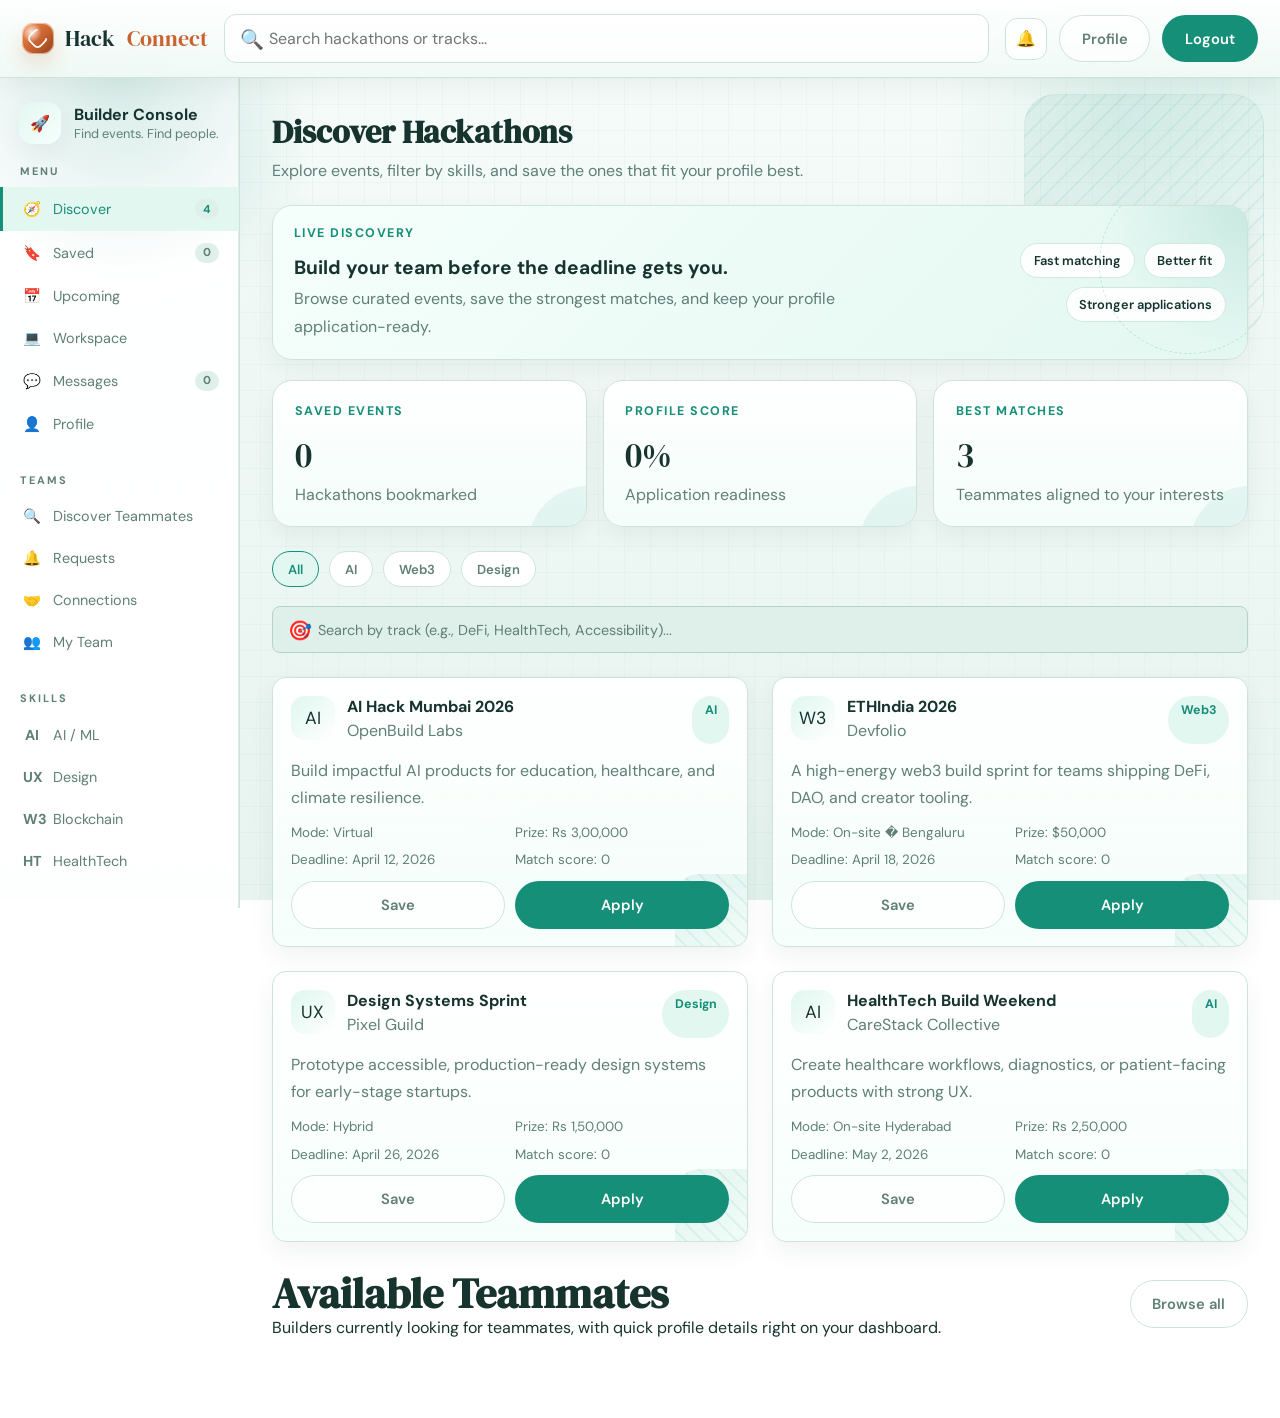
<file: dashboard.html>
﻿<!doctype html>
<html lang="en">
<head>
  <meta charset="UTF-8">
  <meta name="viewport" content="width=device-width, initial-scale=1.0">
  <title>Dashboard - HackConnect</title>
  <link rel="preconnect" href="https://fonts.googleapis.com">
  <link rel="preconnect" href="https://fonts.gstatic.com" crossorigin>
  <link href="https://fonts.googleapis.com/css2?family=DM+Serif+Display&family=DM+Sans:wght@400;500;600;700&display=swap" rel="stylesheet">
  <link rel="stylesheet" href="js/css/main.css">
  <link rel="stylesheet" href="js/css/layout.css">
  <link rel="stylesheet" href="js/css/components.css">
  <link rel="stylesheet" href="js/css/pages/dashboard.css">
</head>
<body data-page="dashboard">
  <header class="dashboard-topbar">
    <a href="dashboard.html" class="logo dashboard-logo">Hack<span>Connect</span></a>
    <div class="dashboard-search">
      <span class="search-emoji">&#128269;</span>
      <input type="text" id="dashboardSearch" placeholder="Search hackathons or tracks...">
    </div>
    <div class="dashboard-topbar-actions">
      <button class="topbar-icon-btn" type="button" id="dashboardPing" title="Notifications">&#128276;</button>
      <a href="profile.html" class="btn btn-ghost">Profile</a>
      <button class="btn btn-primary" type="button" data-action="logout">Logout</button>
    </div>
  </header>

  <div class="dashboard-layout">
    <aside class="sidebar">
      <div class="sidebar-brand">
        <div class="brand-orb">&#128640;</div>
        <div>
          <strong>Builder Console</strong>
          <p>Find events. Find people.</p>
        </div>
      </div>
      <div class="sidebar-section">
        <div class="sidebar-label">Menu</div>
        <button class="nav-item active" type="button" data-dashboard-page="discover">
          <span class="nav-icon">&#129517;</span>
          Discover
          <span class="nav-count" id="discoverCount">4</span>
        </button>
        <button class="nav-item" type="button" data-dashboard-page="saved">
          <span class="nav-icon">&#128278;</span>
          Saved
          <span class="nav-count" id="savedSidebarCount">0</span>
        </button>
        <button class="nav-item" type="button" data-dashboard-page="upcoming">
          <span class="nav-icon">&#128197;</span>
          Upcoming
        </button>
        <button class="nav-item" type="button" data-dashboard-page="workspace">
          <span class="nav-icon">&#128187;</span>
          Workspace
        </button>
        <button class="nav-item" type="button" data-dashboard-page="messages">
          <span class="nav-icon">&#128172;</span>
          Messages
          <span class="nav-count" id="messagesCount">0</span>
        </button>
        <a class="nav-item" href="profile.html">
          <span class="nav-icon">&#128100;</span>
          Profile
        </a>
      </div>

      <div class="sidebar-section">
  <div class="sidebar-label">Teams</div>

  <button class="nav-item" type="button" data-dashboard-page="findteammates">
    <span class="nav-icon">&#128269;</span>
    Discover Teammates
  </button>

  <button class="nav-item" type="button" data-dashboard-page="requests">
    <span class="nav-icon">&#128276;</span>
    Requests
  </button>

  <button class="nav-item" type="button" data-dashboard-page="connections">
    <span class="nav-icon">&#129309;</span>
    Connections
  </button>

  <button class="nav-item" type="button" data-dashboard-page="myteam">
    <span class="nav-icon">&#128101;</span>
    My Team
  </button>
</div>

      <div class="sidebar-section">
        <div class="sidebar-label">Skills</div>
        <button class="nav-item" type="button" data-skill-filter="AI"><span class="nav-icon">AI</span>AI / ML</button>
        <button class="nav-item" type="button" data-skill-filter="Design"><span class="nav-icon">UX</span>Design</button>
        <button class="nav-item" type="button" data-skill-filter="Web3"><span class="nav-icon">W3</span>Blockchain</button>
        <button class="nav-item" type="button" data-skill-filter="AI"><span class="nav-icon">HT</span>HealthTech</button>
      </div>
    </aside>

    <main class="dashboard-main">
      <section id="page-discover" class="dashboard-page">
        <div class="page-header">
          <h2 id="dashboardGreeting">Discover Hackathons</h2>
          <p id="dashboardSubtitle">Explore events, filter by skills, and save the ones that fit your profile best.</p>
        </div>

        <section class="hero-ribbon surface-card">
          <div class="hero-ribbon-copy">
            <p class="card-kicker">Live discovery</p>
            <h3>Build your team before the deadline gets you.</h3>
            <p class="muted-copy">Browse curated events, save the strongest matches, and keep your profile application-ready.</p>
          </div>
          <div class="hero-ribbon-badges">
            <span>Fast matching</span>
            <span>Better fit</span>
            <span>Stronger applications</span>
          </div>
        </section>

        <div class="stats-row dashboard-stats">
          <article class="surface-card stat-card">
            <p class="card-kicker">Saved events</p>
            <div class="stat-value" id="savedCount">0</div>
            <div class="stat-label">Hackathons bookmarked</div>
          </article>
          <article class="surface-card stat-card">
            <p class="card-kicker">Profile score</p>
            <div class="stat-value" id="profileScore">0%</div>
            <div class="stat-label">Application readiness</div>
          </article>
          <article class="surface-card stat-card">
            <p class="card-kicker">Best matches</p>
            <div class="stat-value" id="matchCount">0</div>
            <div class="stat-label">Teammates aligned to your interests</div>
          </article>
        </div>

        <div class="filter-row" id="hackathonFilters">
          <button class="chip active" data-filter="all" type="button">All</button>
          <button class="chip" data-filter="AI" type="button">AI</button>
          <button class="chip" data-filter="Web3" type="button">Web3</button>
          <button class="chip" data-filter="Design" type="button">Design</button>
        </div>

        <div class="track-search-container">
          <span class="search-emoji">&#127919;</span>
          <input type="text" id="trackSearch" placeholder="Search by track (e.g., DeFi, HealthTech, Accessibility)..." class="track-search">
          <button class="track-search-clear" type="button" id="clearTrackSearch" title="Clear track filter">&#10005;</button>
        </div>

        <div id="hackathonGrid" class="card-grid"></div>

        <section class="dashboard-teammates-section">
          <div class="section-title-row">
            <div>
              <h2>Available Teammates</h2>
              <p>Builders currently looking for teammates, with quick profile details right on your dashboard.</p>
            </div>
            <button class="btn btn-ghost" type="button" id="browseTeammatesBtn">Browse all</button>
          </div>
          <div id="dashboardTeammateGrid" class="card-grid teammate-preview-grid"></div>
        </section>
      </section>

      <section id="page-saved" class="dashboard-page" hidden>
        <div class="page-header">
          <h2>Saved Hackathons</h2>
          <p>Everything you bookmarked will stay here for quick access.</p>
        </div>
        <div id="savedHackathonGrid" class="card-grid"></div>
      </section>

      <section id="page-application" class="dashboard-page" hidden>
        <div class="page-header">
          <h2 id="applicationTitle">Hackathon Application</h2>
          <p id="applicationSubtitle">Fill in your team details and project information on a separate application page.</p>
        </div>

        <section class="surface-card application-panel">
          <div class="section-title-row">
            <div>
              <p class="card-kicker">Application details</p>
              <h3 id="applicationHackathonHeading">Apply for a hackathon</h3>
              <p id="applicationThemeHint" class="muted-copy">Your project title will be checked against this hackathon's tracks automatically.</p>
            </div>
            <button class="btn btn-ghost" type="button" id="cancelApplicationBtn">Back to Discover</button>
          </div>

          <form id="hackathonApplicationForm" class="application-form">
            <div class="field-grid">
              <div class="field">
                <label for="applicationHackathonName">Selected hackathon</label>
                <input type="text" id="applicationHackathonName" name="applicationHackathonName" readonly>
              </div>
              <div class="field">
                <label for="applicationTeamSizeHint">Team size limit</label>
                <input type="text" id="applicationTeamSizeHint" name="applicationTeamSizeHint" readonly>
              </div>
              <div class="field">
                <label for="teamName">Team name</label>
                <input type="text" id="teamName" name="teamName" placeholder="Enter your team name" required>
              </div>
              <div class="field">
                <label for="teamMemberCount">Number of team members</label>
                <select id="teamMemberCount" name="teamMemberCount" required></select>
              </div>
              <div class="field">
                <label for="mentorName">Mentor full name</label>
                <input type="text" id="mentorName" name="mentorName" placeholder="Enter mentor full name">
              </div>
              <div class="field">
                <label for="projectTitle">Project title</label>
                <input type="text" id="projectTitle" name="projectTitle" placeholder="Enter your project title" required>
                <div id="projectThemeFeedback" class="application-theme-feedback"></div>
              </div>
            </div>

            <section class="application-subsection">
              <div class="section-title-row">
                <div>
                  <h3>Team leader</h3>
                  <p class="muted-copy">Leader details will be included with the application.</p>
                </div>
              </div>
              <div class="field-grid">
                <div class="field">
                  <label for="leaderFirstName">First name</label>
                  <input type="text" id="leaderFirstName" name="leaderFirstName" required>
                </div>
                <div class="field">
                  <label for="leaderMiddleName">Middle name</label>
                  <input type="text" id="leaderMiddleName" name="leaderMiddleName">
                </div>
                <div class="field">
                  <label for="leaderSurname">Surname</label>
                  <input type="text" id="leaderSurname" name="leaderSurname" required>
                </div>
                <div class="field">
                  <label for="leaderStatus">Status</label>
                  <select id="leaderStatus" name="leaderStatus" required>
                    <option value="">Select status</option>
                    <option value="Undergraduate">Undergraduate</option>
                    <option value="Graduate">Graduate</option>
                    <option value="Postgraduate">Postgraduate</option>
                    <option value="Professional">Professional</option>
                  </select>
                </div>
                <div class="field">
                  <label for="leaderUniversity">University / college</label>
                  <input type="text" id="leaderUniversity" name="leaderUniversity" required>
                </div>
                <div class="field">
                  <label for="leaderEmail">Email ID</label>
                  <input type="email" id="leaderEmail" name="leaderEmail" required>
                </div>
                <div class="field">
                  <label for="leaderPhone">Phone number</label>
                  <input type="tel" id="leaderPhone" name="leaderPhone" required>
                </div>
              </div>
            </section>

            <section class="application-subsection">
              <div class="section-title-row">
                <div>
                  <h3>Team members</h3>
                  <p id="memberSlotHint" class="muted-copy">Choose up to 10 team members and teammate slots will be created automatically.</p>
                </div>
              </div>
              <div id="applicationMembersContainer" class="application-members"></div>
            </section>

            <div class="card-actions">
              <button class="btn btn-primary" type="submit">Submit application</button>
              <button class="btn btn-ghost" type="button" id="resetApplicationBtn">Reset form</button>
            </div>
          </form>
        </section>
      </section>

      <section id="page-upcoming" class="dashboard-page" hidden>
        <div class="page-header">
          <h2>Upcoming Events</h2>
          <p>Hackathons that best match your selected interests and goals.</p>
        </div>
        <div id="upcomingHackathons" class="stack-list"></div>
      </section>

      <section id="page-workspace" class="dashboard-page" hidden>
        <div class="page-header">
          <h2>Team Workspace</h2>
          <p>Connect GitHub, review repo health, and keep your team moving together.</p>
        </div>

        <section class="workspace-hero surface-card">
          <div>
            <p class="card-kicker">GitHub Collaboration</p>
            <h3 id="workspaceTitle">Connect a repository for your hackathon team.</h3>
            <p class="muted-copy" id="workspaceSubtitle">Once connected, your team can track commits, pull requests, issues, branches, and project progress from one place.</p>
          </div>
          <div class="workspace-hero-actions">
            <button class="btn btn-primary" type="button" id="githubConnectBtn">Connect GitHub</button>
            <button class="btn btn-ghost" type="button" id="githubSyncBtn">Refresh status</button>
          </div>
        </section>

        <section class="workspace-grid">
          <div class="workspace-main-stack">
            <section class="surface-card workspace-panel">
              <div class="section-title-row">
                <h2>Repository Overview</h2>
                <span class="section-pill" id="workspaceRepoBadge">No repo linked</span>
              </div>
              <div class="workspace-stats" id="workspaceStats"></div>
            </section>

            <section class="surface-card workspace-panel">
              <div class="section-title-row">
                <h2>Recent Commits</h2>
                <span class="section-pill">Live demo feed</span>
              </div>
              <div class="stack-list" id="workspaceCommits"></div>
            </section>

            <section class="surface-card workspace-panel">
              <div class="section-title-row">
                <h2>Pull Requests</h2>
                <span class="section-pill">Review queue</span>
              </div>
              <div class="stack-list" id="workspacePullRequests"></div>
            </section>
          </div>

          <aside class="workspace-side-stack">
            <section class="surface-card workspace-panel">
              <div class="section-title-row">
                <h2>Open Issues</h2>
                <span class="section-pill">Team blockers</span>
              </div>
              <div class="stack-list" id="workspaceIssues"></div>
            </section>

            <section class="surface-card workspace-panel">
              <div class="section-title-row">
                <h2>Branches & Deploy</h2>
                <span class="section-pill">Ship status</span>
              </div>
              <div class="stack-list" id="workspaceBranches"></div>
            </section>

            <section class="surface-card workspace-panel">
              <div class="section-title-row">
                <h2>Collaboration Board</h2>
                <span class="section-pill">Team focus</span>
              </div>
              <div class="stack-list" id="workspaceTasks"></div>
            </section>
          </aside>
        </section>
      </section>

      <section id="page-messages" class="dashboard-page" hidden>
        <div class="page-header">
          <h2>Messages</h2>
          <p>See the messages you have sent from one inbox.</p>
        </div>
        <section class="messages-layout">
          <div class="surface-card messages-list-panel">
            <div class="section-title-row">
              <h3>Inbox</h3>
              <span class="section-pill" id="messagesUnreadPill">0 unread</span>
            </div>
            <div id="messagesInboxList" class="messages-inbox-list"></div>
          </div>
          <div class="surface-card messages-thread-panel">
            <div id="messagesThreadEmpty" class="empty-state">
              <p>Select a conversation to read your sent messages.</p>
            </div>
            <div id="messagesThreadView" hidden>
              <div class="messages-thread-header">
                <div>
                  <h3 id="messagesThreadName"></h3>
                  <p id="messagesThreadRole" class="muted-copy"></p>
                </div>
              </div>
              <div id="messagesThreadMessages" class="messages-thread-messages"></div>
              <div class="empty-state">
                <p>This inbox is read-only.</p>
              </div>
            </div>
          </div>
        </section>
      </section>

      <section id="page-findteammates" class="dashboard-page" hidden>
        <div class="page-header">
          <h2>Find Teammates</h2>
          <p>Browse registered members and send connection requests. Accepted requests will move into Connections.</p>
        </div>

        <div class="teammate-search-container">
          <span class="search-emoji">&#128269;</span>
          <input type="text" id="teammatSearch" placeholder="Search by name, role, skills, or interests..." class="teammate-search">
        </div>

        <div class="filter-row" id="teammatFilters">
          <button class="chip teammat-filter-chip active" data-filter="all" type="button">All</button>
          <button class="chip teammat-filter-chip" data-filter="AI" type="button">AI / ML</button>
          <button class="chip teammat-filter-chip" data-filter="Design" type="button">Design</button>
          <button class="chip teammat-filter-chip" data-filter="Web3" type="button">Blockchain</button>
          <button class="chip teammat-filter-chip" data-filter="HealthTech" type="button">HealthTech</button>
        </div>

        <div id="teammatGrid" class="card-grid"></div>
      </section>

      <section id="page-requests" class="dashboard-page" hidden>
        <div class="page-header">
          <h2>Connection Requests</h2>
          <p>Review and respond to incoming connection requests.</p>
        </div>
        <div id="requestsGrid" class="card-grid"></div>
      </section>

      <section id="page-connections" class="dashboard-page" hidden>
        <div class="page-header">
          <h2>My Connections</h2>
          <p>Accepted requests appear here for everyone. Only leaders can add accepted connections to the team.</p>
        </div>
        <div id="connectionsGrid" class="card-grid"></div>
      </section>

      <section id="page-myteam" class="dashboard-page" hidden>
        <div class="page-header">
          <h2>My Team</h2>
          <p>One active team at a time. Leaders can manage members, and members can leave their current team.</p>
        </div>
        <section class="surface-card" style="margin-bottom: 1rem; padding: 1rem;">
          <div class="section-title-row">
            <div>
              <h3 style="margin-bottom: 0.25rem;">Team Access</h3>
              <p class="muted-copy">Choose whether you want to use the dashboard as a user, leader, or member.</p>
            </div>
          </div>
          <div class="field-grid">
            <div class="field">
              <label for="dashboardTeamRole">My team role</label>
              <select id="dashboardTeamRole" name="dashboardTeamRole">
                <option value="user">User</option>
                <option value="leader">Leader</option>
                <option value="member">Member</option>
              </select>
            </div>
            <div class="field">
              <label>What each role can do</label>
              <div class="muted-copy">
                User sees accepted connections, leader can add accepted members to the team, and member can leave the current team.
              </div>
            </div>
          </div>
          <div class="card-actions" style="margin-top: 1rem;">
            <button class="btn btn-primary" type="button" id="saveDashboardTeamRoleBtn">Save Team Role</button>
          </div>
        </section>
        <div id="myTeamGrid" class="card-grid"></div>
      </section>
    </main>
  </div>

  <div class="suggestion-popup" id="suggPopup">
    <div class="popup-header">
      <div class="popup-header-left">
        <span class="popup-spark">&#10024;</span>
        <span class="popup-title">Suggested for you</span>
      </div>
      <button class="popup-close" type="button" id="closePopupBtn">&#10005;</button>
    </div>
    <div class="popup-body">
      <p class="popup-subtitle">Based on your profile, saved skills, and current event activity.</p>
      <div id="popupCards"></div>
      <button class="popup-action" type="button" id="browsePopupBtn">Browse all matches</button>
    </div>
  </div>

  <div class="modal-overlay" id="modalOverlay">
    <div class="modal" id="modalBox">
      <div class="modal-banner" id="modalBanner">
        <div class="modal-toolbar">
          <button class="modal-toolbar-btn" type="button" id="expandModalBtn">Expand</button>
          <button class="modal-toolbar-btn modal-close-btn" type="button" id="closeModalBtn">Close</button>
        </div>
      </div>
      <div class="modal-body">
        <div class="modal-tags" id="modalTags"></div>
        <div class="modal-title" id="modalTitle"></div>
        <div class="modal-org" id="modalOrg"></div>
        <div class="modal-grid" id="modalGrid"></div>
        <div class="modal-desc" id="modalDesc"></div>
        <div class="modal-extra" id="modalExtra">
          <div class="modal-section">
            <h4>Tracks</h4>
            <div class="badge-row" id="modalTracks"></div>
          </div>
          <div class="modal-section">
            <h4>Timeline</h4>
            <div class="modal-timeline" id="modalTimeline"></div>
          </div>
          <div class="modal-section">
            <h4>Organizer Contact</h4>
            <div class="modal-contact" id="modalContact"></div>
          </div>
        </div>
        <div class="modal-actions">
          <button class="modal-btn-primary" type="button" id="modalApplyBtn">Apply Now</button>
          <button class="modal-btn-ghost" type="button" id="modalSaveBtn">Save Event</button>
        </div>
      </div>
    </div>
  </div>

  <!-- Teammate Profile Modal -->
  <div class="modal-overlay" id="profileModalOverlay">
    <div class="modal profile-modal-expanded" id="profileModal">
      <div class="profile-modal-close-btn-container">
        <button class="modal-toolbar-btn" type="button" id="expandProfileModalBtn" title="Expand to fullscreen">&#9974;</button>
        <button class="modal-close-btn" type="button" id="closeProfileModalBtn">&#10005;</button>
      </div>
      <div class="modal-body">
        <div class="profile-modal-header-expanded">
          <div class="teammate-avatar" id="profileModalAvatar"></div>
          <div>
            <h2 id="profileModalName"></h2>
            <p id="profileModalRole" class="teammate-role-large"></p>
          </div>
        </div>

        <p id="profileModalGoal" class="profile-modal-goal"></p>

        <div class="profile-modal-sections">
          <section class="profile-modal-section-box">
            <h3>Skills & Expertise</h3>
            <div class="badge-row" id="profileModalSkills"></div>
          </section>

          <section class="profile-modal-section-box">
            <h3>Interests</h3>
            <div class="badge-row" id="profileModalInterests"></div>
          </section>

          <section class="profile-modal-section-box">
            <h3>Availability</h3>
            <p id="profileModalAvailability" class="availability-info"></p>
          </section>

          <section class="profile-modal-section-box">
            <h3>Education</h3>
            <p id="profileModalEducation" class="profile-proof-copy"></p>
          </section>

          <section class="profile-modal-section-box">
            <h3>Experience</h3>
            <p id="profileModalExperience" class="profile-proof-copy"></p>
          </section>

          <section class="profile-modal-section-box">
            <h3>Achievements</h3>
            <p id="profileModalAchievements" class="profile-proof-copy"></p>
          </section>

          <section class="profile-modal-section-box">
            <h3>Proof Documents</h3>
            <div id="profileModalProofs" class="profile-proof-list"></div>
          </section>

          <section class="profile-modal-section-box">
            <h3>Profile Link</h3>
            <p id="profileModalLink" class="profile-link"></p>
          </section>

          <section class="profile-modal-section-box">
            <h3>Teams</h3>
            <div id="profileModalTeams">
              <div id="availableTeammates" class="team-subsection">
                <p class="team-label"><strong>Discover Teammates:</strong></p>
                <div id="availableTeammatesList" class="badge-row"></div>
              </div>
              <div id="myTeam" class="team-subsection">
                <p class="team-label"><strong>My Team:</strong></p>
                <div id="myTeamList" class="badge-row"></div>
              </div>
            </div>
          </section>
        </div>

        <div class="profile-modal-actions">
          <button class="btn btn-primary btn-large" type="button" id="chatFromProfileBtn">Open Chat</button>
          <button class="btn btn-ghost btn-large" type="button" id="openRecipientDemoBtn">View Messages</button>
        </div>
      </div>
    </div>
  </div>

  <!-- Chat Modal -->
  <div class="modal-overlay" id="chatModalOverlay">
    <div class="modal chat-modal" id="chatModal">
      <div class="chat-header">
        <div class="chat-header-info">
          <h3 id="chatPartnername"></h3>
          <p id="chatPartnerrole"></p>
        </div>
        <button class="modal-toolbar-btn modal-close-btn" type="button" id="closeChatModalBtn">Close</button>
      </div>
      <div class="chat-container">
        <div class="chat-messages" id="chatMessages"></div>
        <div class="chat-safety-bar">
          <p id="chatSafetyNote" class="muted-copy">Type a message and the teammate will send an automated reply for now.</p>
        </div>
        <div class="chat-input-area">
          <input type="text" id="chatInput" placeholder="Type your message..." class="chat-input">
          <button type="button" id="sendMessageBtn" class="btn btn-primary">Send</button>
        </div>
      </div>
    </div>
  </div>

  <div class="modal-overlay" id="recipientModalOverlay">
    <div class="modal chat-modal" id="recipientModal">
      <div class="chat-header">
        <div class="chat-header-info">
          <h3 id="recipientInboxName"></h3>
          <p id="recipientInboxRole"></p>
        </div>
        <button class="modal-toolbar-btn modal-close-btn" type="button" id="closeRecipientModalBtn">Close</button>
      </div>
      <div class="chat-container">
        <div class="chat-messages" id="recipientInboxMessages"></div>
        <div class="empty-state">
          <p>This view is read-only and shows sent messages only.</p>
        </div>
      </div>
    </div>
  </div>

  <div class="notif-panel" id="notifPanel">
    <div class="notif-panel-head">
      <h4>Notifications</h4>
      <button class="mark-read" type="button" id="markReadBtn">Mark all read</button>
    </div>
    <div id="notifList"></div>
  </div>

  <div id="toastContainer" class="toast-container" aria-live="polite"></div>

  <script src="js/utils.js"></script>
  <script src="js/modules/profile.js"></script>
  <script src="js/modules/chat.js"></script>
  <script src="js/modules/teammates.js"></script>
  <script src="js/modules/search.js"></script>
  <script src="js/main.js"></script>
</body>
</html>
</file>
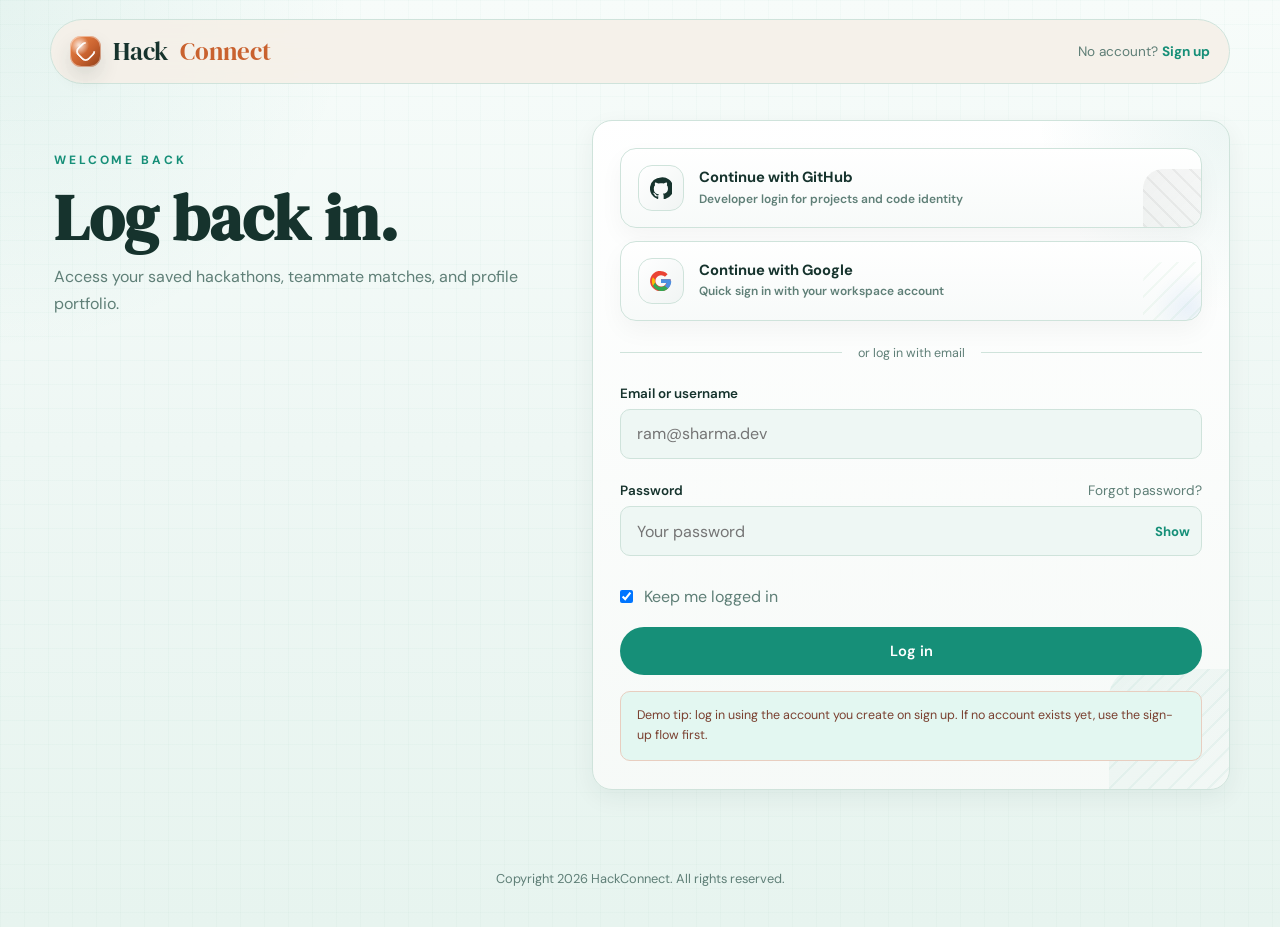
<file: login.html>
<!doctype html>
<html lang="en">
<head>
  <meta charset="UTF-8">
  <meta name="viewport" content="width=device-width, initial-scale=1.0">
  <title>Login - HackConnect</title>
  <link rel="preconnect" href="https://fonts.googleapis.com">
  <link rel="preconnect" href="https://fonts.gstatic.com" crossorigin>
  <link href="https://fonts.googleapis.com/css2?family=DM+Serif+Display&family=DM+Sans:wght@400;500;600;700&display=swap" rel="stylesheet">
  <link rel="stylesheet" href="js/css/main.css">
  <link rel="stylesheet" href="js/css/layout.css">
  <link rel="stylesheet" href="js/css/components.css">
  <link rel="stylesheet" href="js/css/pages/auth.css">
</head>
<body data-page="login">
  <header class="site-header">
    <a href="index.html" class="logo">Hack<span>Connect</span></a>
    <a href="signup.html" class="header-link">No account? <strong>Sign up</strong></a>
  </header>

  <main class="auth-shell">
    <section class="auth-intro">
      <p class="eyebrow">Welcome back</p>
      <h1>Log back in.</h1>
      <p class="subtitle">Access your saved hackathons, teammate matches, and profile portfolio.</p>
    </section>

    <section class="auth-card surface-card">
      <div class="social-stack">
        <button class="social-btn social-btn-github" type="button" data-provider="GitHub">
          <span class="social-btn-icon" aria-hidden="true">
            <svg viewBox="0 0 24 24" role="img">
              <path fill="currentColor" d="M12 .5A12 12 0 0 0 8.2 23.9c.6.1.8-.3.8-.6v-2.3c-3.3.7-4-1.4-4-1.4-.5-1.3-1.2-1.6-1.2-1.6-1-.7.1-.7.1-.7 1.1.1 1.7 1.1 1.7 1.1 1 .1.7 2.3 3.4 1.7.1-.7.4-1.1.7-1.3-2.7-.3-5.5-1.3-5.5-6A4.7 4.7 0 0 1 5.5 9c-.1-.3-.5-1.5.1-3.1 0 0 1-.3 3.3 1.2A11.1 11.1 0 0 1 12 6.8c1 0 2 .1 3 .4 2.3-1.6 3.3-1.2 3.3-1.2.7 1.6.2 2.8.1 3.1a4.7 4.7 0 0 1 1.2 3.3c0 4.7-2.8 5.7-5.5 6 .4.3.8 1 .8 2.1v3.1c0 .3.2.7.8.6A12 12 0 0 0 12 .5Z"/>
            </svg>
          </span>
          <span class="social-btn-copy">
            <strong>Continue with GitHub</strong>
            <small>Developer login for projects and code identity</small>
          </span>
        </button>

        <button class="social-btn social-btn-google" type="button" data-provider="Google">
          <span class="social-btn-icon" aria-hidden="true">
            <svg viewBox="0 0 24 24" role="img">
              <path fill="#EA4335" d="M12 10.2v3.9h5.5c-.2 1.3-1.7 3.9-5.5 3.9a6.1 6.1 0 1 1 0-12.2c2.1 0 3.5.9 4.3 1.6l2.9-2.8A11 11 0 1 0 12 23c6.4 0 10.6-4.5 10.6-10.8 0-.7-.1-1.3-.2-2Z"/>
              <path fill="#34A853" d="M3.9 14.3 3.2 17a11 11 0 0 0 8.8 6c3.2 0 5.9-1 7.8-2.8l-3.8-2.9c-1 .7-2.3 1.2-4 1.2-3 0-5.4-2-6.3-4.7Z"/>
              <path fill="#4A90E2" d="M22.6 12.2c0-.8-.1-1.4-.2-2H12v3.9h6c-.3 1.3-1 2.4-2.1 3.2l3.8 2.9c2.2-2 3.5-4.9 3.5-8Z"/>
              <path fill="#FBBC05" d="M5.7 13.3A6.3 6.3 0 0 1 5.3 12c0-.5.1-.9.2-1.3L3.2 8A11 11 0 0 0 2 12c0 1.8.4 3.6 1.2 5.1Z"/>
            </svg>
          </span>
          <span class="social-btn-copy">
            <strong>Continue with Google</strong>
            <small>Quick sign in with your workspace account</small>
          </span>
        </button>
      </div>
      <div class="divider"><span>or log in with email</span></div>

      <form id="loginForm" novalidate>
        <div class="field">
          <label for="identifier">Email or username</label>
          <input type="text" id="identifier" name="identifier" placeholder="ram@sharma.dev">
          <p class="field-error" id="identifierErr"></p>
        </div>
        <div class="field">
          <div class="field-meta">
            <label for="password">Password</label>
            <button type="button" class="text-link" data-action="forgot-password">Forgot password?</button>
          </div>
          <div class="password-wrap">
            <input type="password" id="password" name="password" placeholder="Your password">
            <button type="button" class="toggle-pw" id="togglePassword">Show</button>
          </div>
          <p class="field-error" id="passwordErr"></p>
        </div>
        <label class="check-field">
          <input type="checkbox" id="remember" checked>
          <span>Keep me logged in</span>
        </label>
        <button class="btn btn-primary btn-block" type="submit">Log in</button>
      </form>

      <div class="demo-hint">
        Demo tip: log in using the account you create on sign up. If no account exists yet, use the sign-up flow first.
      </div>
    </section>
  </main>

  <footer class="site-footer">Copyright 2026 HackConnect. All rights reserved.</footer>

  <script src="js/utils.js"></script>
  <script src="js/auth.js"></script>
</body>
</html>
</file>
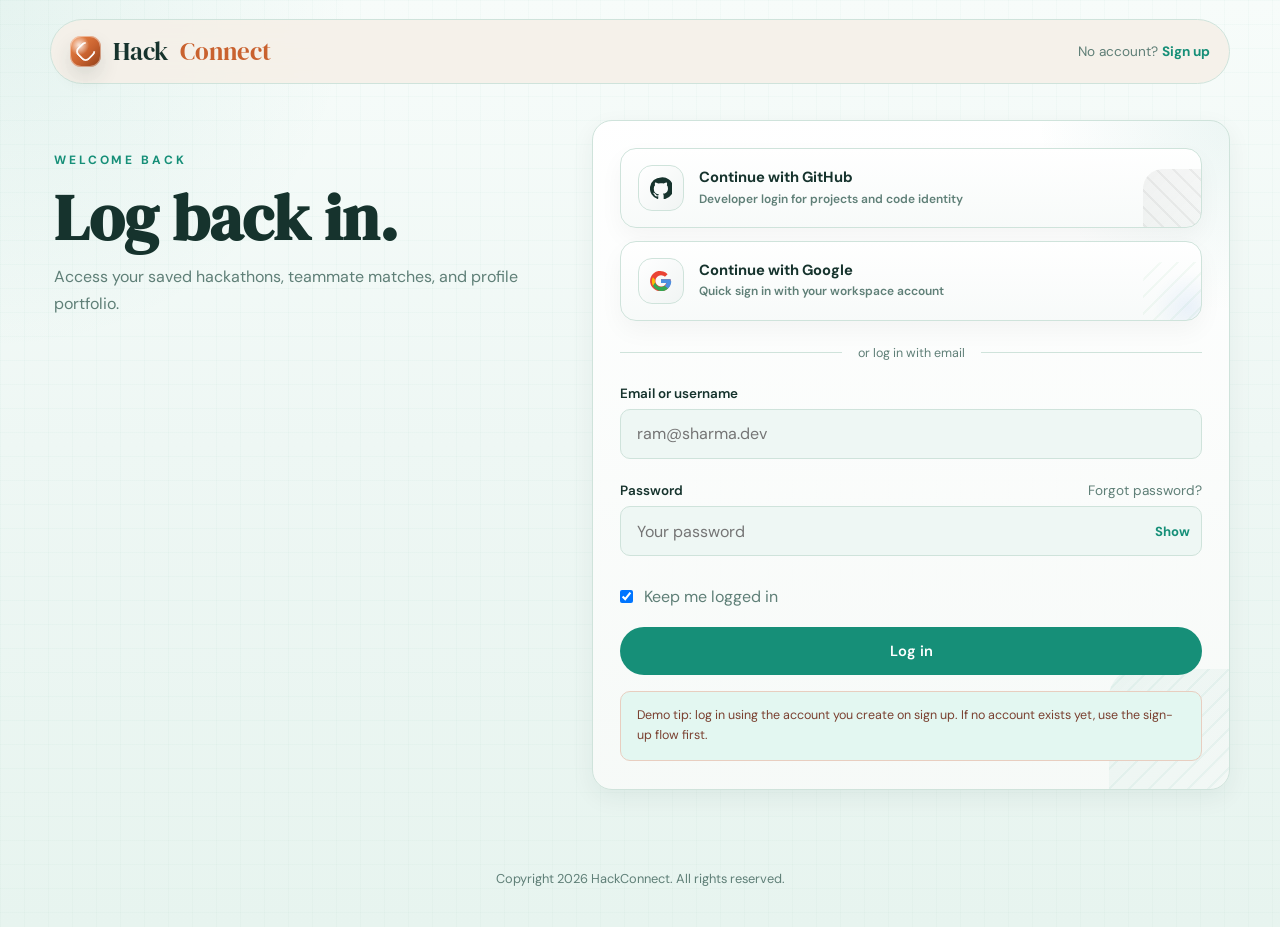
<file: profile.html>
<!doctype html>
<html lang="en">
<head>
  <meta charset="UTF-8">
  <meta name="viewport" content="width=device-width, initial-scale=1.0">
  <title>Profile - HackConnect</title>
  <link rel="preconnect" href="https://fonts.googleapis.com">
  <link rel="preconnect" href="https://fonts.gstatic.com" crossorigin>
  <link href="https://fonts.googleapis.com/css2?family=DM+Serif+Display&family=DM+Sans:wght@400;500;600;700&display=swap" rel="stylesheet">
  <link rel="stylesheet" href="js/css/main.css">
  <link rel="stylesheet" href="js/css/layout.css">
  <link rel="stylesheet" href="js/css/components.css">
  <link rel="stylesheet" href="js/css/pages/profile.css">
</head>
<body data-page="profile">
  <header class="site-header">
    <a href="dashboard.html" class="logo">Hack<span>Connect</span></a>
    <nav class="nav-links">
      <a href="dashboard.html" class="btn btn-ghost">Dashboard</a>
      <button class="btn btn-primary" type="button" data-action="logout">Logout</button>
    </nav>
  </header>

  <main class="profile-shell">
    <section class="profile-header">
      <div>
        <p class="eyebrow">Build your public profile</p>
        <h1>Show organizers and teammates what you bring.</h1>
        <p class="subtitle">Add your education, interests, preferred hackathons, experience, achievements, contact info, and supporting files. Everything is saved locally for this demo.</p>
      </div>
      <aside class="surface-card summary-card">
        <p class="card-kicker">Profile summary</p>
        <h3 id="summaryName">Your profile is starting to take shape.</h3>
        <p id="summaryRole" class="muted-copy">Complete the form to generate your teammate matches.</p>
        <div class="profile-progress">
          <div class="progress-bar"><span id="profileProgressBar"></span></div>
          <small id="profileProgressText">0% complete</small>
        </div>
      </aside>
    </section>

    <section class="profile-grid">
      <form id="profileForm" class="surface-card profile-form" novalidate>
        <div class="section-title-row">
          <h2>Profile details</h2>
          <span class="section-pill">Required for matching</span>
        </div>

        <div class="field-grid">
          <div class="field">
            <label for="fullName">Full name</label>
            <input type="text" id="fullName" name="fullName">
          </div>
          <div class="field">
            <label for="headline">Domin</label>
            <input type="text" id="headline" name="headline" placeholder="AI engineer building for climate and health">
          </div>
        </div>

        <div class="field-grid">
          <div class="field">
            <label for="college">School or organization</label>
            <input type="text" id="college" name="college" placeholder="Indian Institute of Technology">
          </div>
          <div class="field">
            <label for="graduationYear">Graduation year</label>
            <input type="text" id="graduationYear" name="graduationYear" placeholder="2027">
          </div>
        </div>

        <div class="field">
          <label for="bio">Short bio</label>
          <textarea id="bio" name="bio" rows="4" placeholder="What do you enjoy building, and what kind of teammates are you hoping to meet?"></textarea>
        </div>

        <div class="field-grid">
          <div class="field">
            <label for="skills">Skills</label>
            <input type="text" id="skills" name="skills" placeholder="React, Node.js, Figma, Python">
          </div>
          <div class="field">
            <label for="interests">Interests</label>
            <input type="text" id="interests" name="interests" placeholder="HealthTech, AI, Web3, EdTech">
          </div>
        </div>

        <div class="field-grid">
          <div class="field">
            <label for="hackathons">Hackathons you want to join</label>
            <input type="text" id="hackathons" name="hackathons" placeholder="AI Hack Mumbai, ETHIndia, DevFest Pune">
          </div>
          <div class="field">
            <label for="availability">Availability</label>
            <select id="availability" name="availability">
              <option value="">Select availability</option>
              <option>Weekends only</option>
              <option>Evenings and weekends</option>
              <option>Full event availability</option>
              <option>Flexible</option>
            </select>
          </div>
        </div>

        <div class="field">
          <label for="experience">Experience and past projects</label>
          <textarea id="experience" name="experience" rows="4" placeholder="List hackathons, internships, products built, open-source work, or leadership experience."></textarea>
        </div>

        <div class="field">
          <label for="achievements">Achievements</label>
          <textarea id="achievements" name="achievements" rows="3" placeholder="Awards, competition results, certifications, publications, or shipped products."></textarea>
        </div>

        <div class="field-grid">
          <div class="field">
            <label for="emailContact">Contact email</label>
            <input type="email" id="emailContact" name="emailContact" placeholder="you@example.com">
          </div>
        </div>

        <div class="field-grid">
          <div class="field">
            <label for="linkedinUrl">LinkedIn</label>
            <input type="url" id="linkedinUrl" name="linkedinUrl" placeholder="https://linkedin.com/in/your-name">
          </div>
          <div class="field">
            <label for="portfolioUrl">Portfolio or GitHub</label>
            <input type="url" id="portfolioUrl" name="portfolioUrl" placeholder="https://github.com/your-name">
          </div>
        </div>

        <div class="field-grid uploads-grid">
          <div class="field upload-field">
            <label for="educationProof">Education proof</label>
            <input type="file" id="educationProof" name="educationProof" accept=".pdf,.png,.jpg,.jpeg">
            <small class="upload-status" id="educationProofStatus">No file selected</small>
          </div>
          <div class="field upload-field">
            <label for="experienceProof">Experience proof</label>
            <input type="file" id="experienceProof" name="experienceProof" accept=".pdf,.png,.jpg,.jpeg">
            <small class="upload-status" id="experienceProofStatus">No file selected</small>
          </div>
        </div>

        <div class="field upload-field">
          <label for="achievementProof">Achievement proof</label>
          <input type="file" id="achievementProof" name="achievementProof" accept=".pdf,.png,.jpg,.jpeg">
          <small class="upload-status" id="achievementProofStatus">No file selected</small>
        </div>

        <div class="form-actions">
          <button class="btn btn-ghost" type="button" id="previewMatchesBtn">Preview matches</button>
          <button class="btn btn-primary" type="submit">Save profile</button>
        </div>
      </form>


    </section>
  </main>

  <div id="toastContainer" class="toast-container" aria-live="polite"></div>

  <script src="js/utils.js"></script>
  <script src="js/main.js"></script>
</body>
</html>
</file>
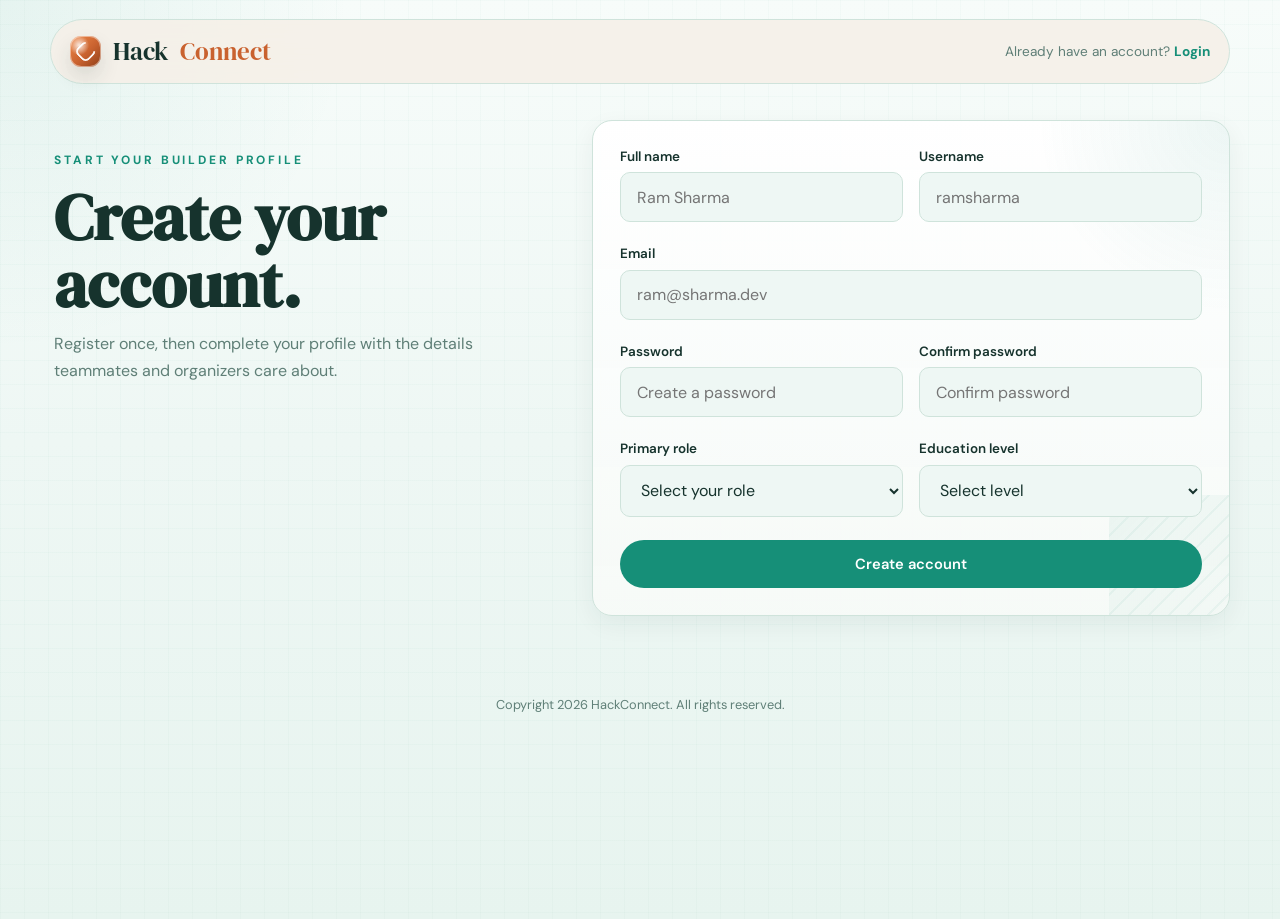
<file: signup.html>
<!doctype html>
<html lang="en">
<head>
  <meta charset="UTF-8">
  <meta name="viewport" content="width=device-width, initial-scale=1.0">
  <title>Sign Up - HackConnect</title>
  <link rel="preconnect" href="https://fonts.googleapis.com">
  <link rel="preconnect" href="https://fonts.gstatic.com" crossorigin>
  <link href="https://fonts.googleapis.com/css2?family=DM+Serif+Display&family=DM+Sans:wght@400;500;600;700&display=swap" rel="stylesheet">
  <link rel="stylesheet" href="js/css/main.css">
  <link rel="stylesheet" href="js/css/layout.css">
  <link rel="stylesheet" href="js/css/components.css">
  <link rel="stylesheet" href="js/css/pages/auth.css">
</head>
<body data-page="signup">
  <header class="site-header">
    <a href="index.html" class="logo">Hack<span>Connect</span></a>
    <a href="login.html" class="header-link">Already have an account? <strong>Login</strong></a>
  </header>

  <main class="auth-shell">
    <section class="auth-intro">
      <p class="eyebrow">Start your builder profile</p>
      <h1>Create your account.</h1>
      <p class="subtitle">Register once, then complete your profile with the details teammates and organizers care about.</p>
    </section>

    <section class="auth-card surface-card">
      <form id="signupForm" novalidate>
        <div class="field-grid">
          <div class="field">
            <label for="name">Full name</label>
            <input type="text" id="name" name="name" placeholder="Ram Sharma">
            <p class="field-error" id="nameErr"></p>
          </div>
          <div class="field">
            <label for="username">Username</label>
            <input type="text" id="username" name="username" placeholder="ramsharma">
            <p class="field-error" id="usernameErr"></p>
          </div>
        </div>
        <div class="field">
          <label for="email">Email</label>
          <input type="email" id="email" name="email" placeholder="ram@sharma.dev">
          <p class="field-error" id="emailErr"></p>
        </div>
        <div class="field-grid">
          <div class="field">
            <label for="password">Password</label>
            <input type="password" id="password" name="password" placeholder="Create a password">
            <p class="field-error" id="passwordErr"></p>
          </div>
          <div class="field">
            <label for="confirmPassword">Confirm password</label>
            <input type="password" id="confirmPassword" name="confirmPassword" placeholder="Confirm password">
            <p class="field-error" id="confirmPasswordErr"></p>
          </div>
        </div>
        <div class="field-grid">
          <div class="field">
            <label for="role">Primary role</label>
            <select id="role" name="role">
              <option value="">Select your role</option>
              <option>Frontend Developer</option>
              <option>Backend Developer</option>
              <option>Full-stack Developer</option>
              <option>AI/ML Engineer</option>
              <option>Designer</option>
              <option>Product Builder</option>
            </select>
            <p class="field-error" id="roleErr"></p>
          </div>
          <div class="field">
            <label for="educationLevel">Education level</label>
            <select id="educationLevel" name="educationLevel">
              <option value="">Select level</option>
              <option>High School</option>
              <option>Undergraduate</option>
              <option>Postgraduate</option>
              <option>Bootcamp</option>
              <option>Professional</option>
            </select>
            <p class="field-error" id="educationLevelErr"></p>
          </div>
        </div>
        <button class="btn btn-primary btn-block" type="submit">Create account</button>
      </form>
    </section>
  </main>

  <footer class="site-footer">Copyright 2026 HackConnect. All rights reserved.</footer>

  <script src="js/utils.js"></script>
  <script src="js/auth.js"></script>
</body>
</html>
</file>
<file: js/css/main.css>
:root {
  --bg: #eef7f4;
  --surface: #ffffff;
  --surface-2: #dff0ea;
  --surface-3: #cfe5de;
  --accent: #168f78;
  --accent-deep: #0f7461;
  --accent-soft: #e3f7f1;
  --text: #16332d;
  --muted: #5f7f77;
  --border: #cfe3db;
  --border-strong: #b7d2c9;
  --success: #2d6a4f;
  --warning: #9a6700;
  --shadow-sm: 0 8px 24px rgba(22, 51, 45, 0.06);
  --shadow-lg: 0 20px 50px rgba(22, 51, 45, 0.1);
  --radius-lg: 20px;
  --radius-md: 14px;
  --radius-sm: 10px;
  --max-width: 1180px;
}

*,
*::before,
*::after {
  box-sizing: border-box;
  margin: 0;
  padding: 0;
}

html {
  scroll-behavior: smooth;
}

body {
  min-height: 100vh;
  background:
    linear-gradient(rgba(22, 143, 120, 0.025) 1px, transparent 1px),
    linear-gradient(90deg, rgba(22, 143, 120, 0.025) 1px, transparent 1px),
    radial-gradient(circle at top left, rgba(22, 143, 120, 0.08), transparent 22rem),
    linear-gradient(180deg, #f7fcfa 0%, var(--bg) 48%, #e7f4ef 100%);
  background-size: 24px 24px, 24px 24px, auto, auto;
  color: var(--text);
  font-family: "DM Sans", sans-serif;
}

a {
  color: inherit;
  text-decoration: none;
}

img {
  max-width: 100%;
  display: block;
}

button,
input,
textarea,
select {
  font: inherit;
}

button {
  cursor: pointer;
}

textarea {
  resize: vertical;
}

.eyebrow {
  margin-bottom: 1rem;
  color: var(--accent);
  font-size: 0.75rem;
  font-weight: 700;
  letter-spacing: 0.24em;
  text-transform: uppercase;
}

.subtitle,
.muted-copy {
  color: var(--muted);
  line-height: 1.7;
}

.surface-card {
  background: rgba(255, 255, 255, 0.92);
  border: 1px solid var(--border);
  border-radius: var(--radius-lg);
  box-shadow: var(--shadow-sm);
}

.section-block,
.auth-shell,
.profile-shell,
.dashboard-shell {
  width: min(var(--max-width), calc(100% - 2rem));
  margin: 0 auto;
}
</file>
<file: js/css/layout.css>
.site-header {
  width: min(var(--max-width), calc(100% - 2rem));
  margin: 1.2rem auto 0;
  padding: 1rem 1.2rem;
  display: flex;
  align-items: center;
  justify-content: space-between;
  gap: 1rem;
  border: 1px solid var(--border);
  border-radius: 999px;
  background: rgba(245, 240, 232, 0.88);
  backdrop-filter: blur(12px);
}

.logo {
  display: inline-flex;
  align-items: center;
  gap: 0.72rem;
  position: relative;
  font-family: "DM Serif Display", serif;
  font-size: 1.55rem;
  line-height: 1;
}

.logo::before {
  content: "";
  width: 1.95rem;
  height: 1.95rem;
  border-radius: 0.7rem;
  flex-shrink: 0;
  background:
    radial-gradient(circle at 30% 30%, rgba(255, 255, 255, 0.85), transparent 32%),
    linear-gradient(135deg, #f08a4b 0%, #c9622f 55%, #8f3f18 100%);
  box-shadow:
    inset 0 0 0 1px rgba(255, 255, 255, 0.45),
    0 10px 20px rgba(22, 51, 45, 0.12);
}

.logo::after {
  content: "";
  position: absolute;
  left: 0.43rem;
  top: 0.43rem;
  width: 1.08rem;
  height: 1.08rem;
  border-radius: 0.38rem;
  border: 2px solid rgba(255, 255, 255, 0.95);
  border-top-color: transparent;
  transform: rotate(45deg);
  pointer-events: none;
}

.site-header .logo span,
.dashboard-topbar .logo span,
.logo span {
  color: #c9622f !important;
}

.nav-links {
  display: flex;
  align-items: center;
  gap: 0.75rem;
}

.site-footer {
  margin-top: 3rem;
  padding: 2rem 1rem 2.5rem;
  text-align: center;
  color: var(--muted);
  font-size: 0.8rem;
}

.section-heading,
.section-title-row {
  display: flex;
  align-items: center;
  justify-content: space-between;
  gap: 1rem;
}

.section-heading {
  margin-bottom: 1.5rem;
}

.section-heading h2,
.section-title-row h2 {
  font-family: "DM Serif Display", serif;
  font-size: clamp(1.8rem, 4vw, 2.6rem);
  line-height: 1.15;
}

.stats-row {
  display: grid;
  grid-template-columns: repeat(3, minmax(0, 1fr));
  gap: 1rem;
}

@media (max-width: 900px) {
  .stats-row {
    grid-template-columns: 1fr;
  }
}

@media (max-width: 700px) {
  .site-header {
    border-radius: 24px;
    flex-direction: column;
    align-items: stretch;
  }

  .nav-links {
    width: 100%;
    justify-content: stretch;
  }

  .nav-links .btn,
  .nav-links a,
  .nav-links button {
    flex: 1;
    text-align: center;
  }

  .section-heading,
  .section-title-row {
    flex-direction: column;
    align-items: flex-start;
  }
}
</file>
<file: js/css/components.css>
.btn {
  display: inline-flex;
  align-items: center;
  justify-content: center;
  padding: 0.8rem 1.35rem;
  border: 1px solid transparent;
  border-radius: 999px;
  transition: 0.18s ease;
  font-size: 0.92rem;
  font-weight: 600;
}

.btn:hover {
  transform: translateY(-1px);
}

.btn-primary {
  background: var(--accent);
  color: #fff;
}

.btn-primary:hover {
  background: var(--accent-deep);
}

.btn-ghost {
  background: rgba(255, 255, 255, 0.72);
  border-color: var(--border);
  color: var(--muted);
}

.btn-ghost:hover {
  background: var(--surface-2);
  color: var(--text);
}

.btn-block {
  width: 100%;
}

.header-link,
.text-link {
  color: var(--muted);
  font-size: 0.85rem;
  background: none;
  border: none;
}

.header-link strong,
.text-link:hover {
  color: var(--accent);
}

.field,
.upload-field {
  display: grid;
  gap: 0.45rem;
}

.field label {
  font-size: 0.84rem;
  font-weight: 600;
}

.field input,
.field textarea,
.field select,
.upload-field input {
  width: 100%;
  padding: 0.85rem 1rem;
  border: 1px solid var(--border);
  border-radius: var(--radius-sm);
  background: var(--bg);
  color: var(--text);
  transition: border-color 0.18s ease, box-shadow 0.18s ease;
}

.field input:focus,
.field textarea:focus,
.field select:focus,
.upload-field input:focus {
  outline: none;
  border-color: var(--accent);
  box-shadow: 0 0 0 4px rgba(201, 98, 47, 0.1);
}

.field-error {
  min-height: 1rem;
  color: #b42318;
  font-size: 0.75rem;
}

.field-grid {
  display: grid;
  grid-template-columns: repeat(2, minmax(0, 1fr));
  gap: 1rem;
}

.field-meta {
  display: flex;
  justify-content: space-between;
  align-items: center;
  gap: 0.75rem;
}

.password-wrap {
  position: relative;
}

.password-wrap input {
  padding-right: 4.5rem;
}

.toggle-pw {
  position: absolute;
  top: 50%;
  right: 0.75rem;
  transform: translateY(-50%);
  border: none;
  background: none;
  color: var(--accent);
  font-size: 0.82rem;
  font-weight: 700;
}

.social-btn {
  width: 100%;
  padding: 1rem 1.05rem;
  border: 1px solid var(--border);
  border-radius: 16px;
  background: linear-gradient(180deg, rgba(255,255,255,0.98), rgba(247,250,249,0.95));
  color: var(--text);
  font-weight: 600;
  display: flex;
  align-items: center;
  gap: 0.95rem;
  text-align: left;
  box-shadow: 0 10px 24px rgba(28, 26, 17, 0.04);
  transition: transform 0.18s ease, border-color 0.18s ease, box-shadow 0.18s ease, background 0.18s ease;
}

.social-btn:hover {
  background: linear-gradient(180deg, rgba(255,255,255,1), rgba(240,247,245,0.98));
  border-color: var(--border-strong);
  transform: translateY(-2px);
  box-shadow: 0 16px 28px rgba(28, 26, 17, 0.08);
}

.social-btn-icon {
  width: 46px;
  height: 46px;
  flex-shrink: 0;
  display: grid;
  place-items: center;
  border-radius: 14px;
  background: linear-gradient(135deg, rgba(255,255,255,0.95), rgba(240,244,243,0.95));
  border: 1px solid var(--border);
}

.social-btn-icon svg {
  width: 22px;
  height: 22px;
}

.social-btn-copy {
  display: flex;
  flex-direction: column;
  gap: 0.2rem;
}

.social-btn-copy strong {
  font-size: 0.92rem;
}

.social-btn-copy small {
  color: var(--muted);
  font-size: 0.75rem;
  line-height: 1.45;
}

.social-btn-github {
  position: relative;
  overflow: hidden;
}

.social-btn-github::after {
  content: "";
  position: absolute;
  inset: auto -2rem -2rem auto;
  width: 90px;
  height: 90px;
  border-radius: 20px;
  background:
    linear-gradient(135deg, rgba(28, 26, 23, 0.05), transparent),
    repeating-linear-gradient(
      45deg,
      rgba(28, 26, 23, 0.05) 0,
      rgba(28, 26, 23, 0.05) 2px,
      transparent 2px,
      transparent 12px
    );
  pointer-events: none;
}

.social-btn-google {
  position: relative;
  overflow: hidden;
}

.social-btn-google::after {
  content: "";
  position: absolute;
  inset: auto -2rem -2rem auto;
  width: 90px;
  height: 90px;
  border-radius: 20px;
  background:
    radial-gradient(circle at center, rgba(66, 133, 244, 0.08), transparent 55%),
    repeating-linear-gradient(
      135deg,
      rgba(52, 168, 83, 0.05) 0,
      rgba(52, 168, 83, 0.05) 2px,
      transparent 2px,
      transparent 12px
    );
  pointer-events: none;
}

.divider {
  display: flex;
  align-items: center;
  gap: 1rem;
  margin: 1.5rem 0;
  color: var(--muted);
  font-size: 0.78rem;
}

.divider::before,
.divider::after {
  content: "";
  flex: 1;
  height: 1px;
  background: var(--border);
}

.demo-hint,
.section-pill,
.card-kicker {
  font-size: 0.78rem;
}

.demo-hint {
  margin-top: 1rem;
  padding: 0.9rem 1rem;
  border: 1px solid #e8cec0;
  border-radius: var(--radius-sm);
  background: var(--accent-soft);
  color: #7a4030;
  line-height: 1.6;
}

.section-pill {
  padding: 0.38rem 0.78rem;
  border-radius: 999px;
  background: var(--accent-soft);
  color: var(--accent);
  font-weight: 700;
}

.card-kicker {
  margin-bottom: 0.85rem;
  color: var(--accent);
  font-weight: 700;
  text-transform: uppercase;
  letter-spacing: 0.12em;
}

.stat-card {
  padding: 1.35rem;
}

.stat-value {
  font-family: "DM Serif Display", serif;
  font-size: 2.1rem;
}

.stat-label {
  margin-top: 0.35rem;
  color: var(--muted);
}

.chip {
  padding: 0.52rem 0.95rem;
  border-radius: 999px;
  border: 1px solid var(--border);
  background: var(--surface);
  color: var(--muted);
  font-size: 0.82rem;
  font-weight: 600;
}

.chip.active,
.chip:hover {
  border-color: var(--accent);
  background: var(--accent-soft);
  color: var(--accent);
}

.list-clean {
  list-style: none;
  display: grid;
  gap: 0.8rem;
  color: var(--muted);
}

.list-clean li {
  position: relative;
  padding-left: 1.1rem;
}

.list-clean li::before {
  content: "";
  position: absolute;
  left: 0;
  top: 0.5rem;
  width: 0.45rem;
  height: 0.45rem;
  border-radius: 50%;
  background: var(--accent);
}

.stack-list {
  display: grid;
  gap: 0.9rem;
}

.stack-card {
  padding: 1rem;
  border: 1px solid var(--border);
  border-radius: var(--radius-md);
  background: var(--bg);
}

.stack-card h3,
.stack-card h4 {
  margin-bottom: 0.35rem;
  font-size: 1rem;
}

.stack-card p,
.stack-card small {
  color: var(--muted);
  line-height: 1.6;
}

.badge-row {
  display: flex;
  flex-wrap: wrap;
  gap: 0.45rem;
  margin-top: 0.75rem;
}

.badge {
  padding: 0.28rem 0.7rem;
  border-radius: 999px;
  background: var(--surface);
  border: 1px solid var(--border);
  color: var(--muted);
  font-size: 0.74rem;
  font-weight: 600;
}

.toast-container {
  position: fixed;
  right: 1rem;
  bottom: 1rem;
  display: grid;
  gap: 0.75rem;
  z-index: 20;
}

.toast {
  padding: 0.9rem 1rem;
  border-radius: var(--radius-sm);
  background: var(--text);
  color: #fff;
  box-shadow: var(--shadow-lg);
}

@media (max-width: 700px) {
  .field-grid {
    grid-template-columns: 1fr;
  }
}
</file>
<file: js/css/pages/dashboard.css>
body[data-page="dashboard"] {
  --bg: #eef7f4;
  --surface: #ffffff;
  --surface-2: #dff0ea;
  --surface-3: #cfe5de;
  --accent: #168f78;
  --accent-deep: #0f7461;
  --accent-soft: #e3f7f1;
  --text: #16332d;
  --muted: #5f7f77;
  --border: #cfe3db;
  --border-strong: #b7d2c9;
  background:
    linear-gradient(rgba(22, 143, 120, 0.035) 1px, transparent 1px),
    linear-gradient(90deg, rgba(22, 143, 120, 0.035) 1px, transparent 1px),
    radial-gradient(circle at 12% 18%, rgba(22, 143, 120, 0.12), transparent 10rem),
    radial-gradient(circle at 88% 14%, rgba(106, 191, 170, 0.12), transparent 12rem),
    radial-gradient(circle at 50% 120%, rgba(22, 143, 120, 0.08), transparent 20rem),
    radial-gradient(circle at top left, rgba(22, 143, 120, 0.12), transparent 22rem),
    radial-gradient(circle at top right, rgba(106, 191, 170, 0.14), transparent 18rem),
    linear-gradient(180deg, #f7fcfa 0%, #eef7f4 48%, #e7f4ef 100%);
  background-size: 26px 26px, 26px 26px, auto, auto, auto, auto, auto, auto;
  background-attachment: fixed;
}

.dashboard-topbar {
  position: sticky;
  top: 0;
  z-index: 10;
  display: flex;
  align-items: center;
  gap: 1rem;
  padding: 0.9rem 1.4rem;
  background: linear-gradient(180deg, rgba(255, 255, 255, 0.95), rgba(239, 249, 245, 0.94));
  border-bottom: 1px solid var(--border);
  box-shadow: var(--shadow-sm);
}

.dashboard-topbar .logo {
  font-size: 1.35rem;
  white-space: nowrap;
  color: var(--text);
}

.dashboard-topbar .logo span {
  color: #c9622f;
}

.dashboard-logo::before {
  background:
    radial-gradient(circle at 30% 30%, rgba(255, 255, 255, 0.85), transparent 32%),
    linear-gradient(135deg, #f08a4b 0%, #c9622f 55%, #8f3f18 100%);
  box-shadow:
    inset 0 0 0 1px rgba(255, 255, 255, 0.5),
    0 10px 20px rgba(201, 98, 47, 0.2);
}

.dashboard-search {
  flex: 1;
  position: relative;
}

.dashboard-search input {
  width: 100%;
  padding: 0.8rem 1rem 0.8rem 2.8rem;
  border: 1px solid var(--border);
  border-radius: 12px;
  background: rgba(255, 255, 255, 0.78);
  transition: border-color 0.18s ease, box-shadow 0.18s ease, transform 0.18s ease;
}

.dashboard-search input:focus {
  outline: none;
  border-color: var(--accent);
  box-shadow: 0 0 0 4px rgba(22, 143, 120, 0.12);
  transform: translateY(-1px);
}

.search-emoji {
  position: absolute;
  left: 0.95rem;
  top: 50%;
  transform: translateY(-50%);
  font-size: 1rem;
}

.dashboard-topbar-actions {
  display: flex;
  align-items: center;
  gap: 0.75rem;
}

.topbar-icon-btn {
  width: 42px;
  height: 42px;
  border: 1px solid var(--border);
  border-radius: 12px;
  background: rgba(255, 255, 255, 0.82);
  transition: transform 0.18s ease, background 0.18s ease, box-shadow 0.18s ease;
}

.topbar-icon-btn:hover {
  background: var(--accent-soft);
  transform: translateY(-1px);
  box-shadow: var(--shadow-sm);
}

.dashboard-layout {
  display: flex;
  min-height: calc(100vh - 70px);
}

.sidebar {
  width: 240px;
  background:
    radial-gradient(circle at top, rgba(22, 143, 120, 0.16), transparent 12rem),
    rgba(255, 255, 255, 0.92);
  border-right: 1px solid var(--border);
  padding: 1.5rem 0;
  position: sticky;
  top: 70px;
  height: calc(100vh - 70px);
  overflow-y: auto;
  box-shadow: inset -1px 0 0 rgba(207, 227, 219, 0.7);
}

.sidebar-brand {
  display: flex;
  align-items: center;
  gap: 0.8rem;
  padding: 0 1.2rem 1.25rem;
}

.sidebar-brand p {
  color: var(--muted);
  font-size: 0.8rem;
}

.brand-orb {
  width: 42px;
  height: 42px;
  display: grid;
  place-items: center;
  border-radius: 14px;
  background: linear-gradient(135deg, var(--accent-soft), #f5fffc);
  box-shadow: var(--shadow-sm);
}

.sidebar-section {
  margin-bottom: 1.75rem;
}

.sidebar-label {
  padding: 0 1.25rem 0.55rem;
  font-size: 0.68rem;
  font-weight: 700;
  letter-spacing: 0.18em;
  text-transform: uppercase;
  color: var(--muted);
}

.nav-item {
  width: 100%;
  display: flex;
  align-items: center;
  gap: 0.75rem;
  padding: 0.75rem 1.25rem;
  border: none;
  border-left: 3px solid transparent;
  background: transparent;
  color: var(--muted);
  font-size: 0.9rem;
  text-align: left;
  transition: background 0.18s ease, color 0.18s ease, transform 0.18s ease, border-color 0.18s ease;
}

.nav-item:hover {
  background: var(--bg);
  color: var(--text);
  transform: translateX(2px);
}

.nav-item.active {
  background: var(--accent-soft);
  color: var(--accent);
  border-left-color: var(--accent);
}

.nav-icon {
  width: 18px;
  text-align: center;
  font-weight: 700;
}

.nav-count {
  margin-left: auto;
  padding: 0.15rem 0.5rem;
  border-radius: 999px;
  background: var(--surface-2);
  font-size: 0.72rem;
  font-weight: 700;
}

.hero-ribbon {
  display: flex;
  align-items: center;
  justify-content: space-between;
  gap: 1.2rem;
  padding: 1.2rem 1.3rem;
  margin-bottom: 1.25rem;
  position: relative;
  overflow: hidden;
  background:
    radial-gradient(circle at top right, rgba(22, 143, 120, 0.14), transparent 9rem),
    linear-gradient(135deg, rgba(245, 255, 251, 0.98), rgba(227, 247, 241, 0.98));
}

.hero-ribbon::after {
  content: "";
  position: absolute;
  right: -2rem;
  top: -2rem;
  width: 180px;
  height: 180px;
  border-radius: 50%;
  border: 1px dashed rgba(22, 143, 120, 0.2);
  opacity: 0.9;
}

.hero-ribbon h3 {
  margin-bottom: 0.35rem;
  font-size: 1.2rem;
}

.hero-ribbon-badges {
  display: flex;
  flex-wrap: wrap;
  justify-content: flex-end;
  gap: 0.55rem;
}

.hero-ribbon-badges span {
  padding: 0.5rem 0.8rem;
  border: 1px solid #cfe9df;
  border-radius: 999px;
  background: rgba(255, 255, 255, 0.9);
  font-size: 0.8rem;
  font-weight: 600;
}

.dashboard-main {
  flex: 1;
  padding: 2rem;
  position: relative;
}

.dashboard-main::before {
  content: "";
  position: absolute;
  inset: 1rem 1rem auto auto;
  width: 240px;
  height: 240px;
  border-radius: 32px;
  background:
    linear-gradient(135deg, rgba(22, 143, 120, 0.08), rgba(255, 255, 255, 0)),
    repeating-linear-gradient(
      135deg,
      rgba(22, 143, 120, 0.07) 0,
      rgba(22, 143, 120, 0.07) 2px,
      transparent 2px,
      transparent 14px
    );
  border: 1px solid rgba(22, 143, 120, 0.08);
  pointer-events: none;
  z-index: 0;
}

.dashboard-main > * {
  position: relative;
  z-index: 1;
}

.page-header {
  margin-bottom: 1.5rem;
}

.page-header h2 {
  font-family: "DM Serif Display", serif;
  font-size: 2rem;
  margin-bottom: 0.35rem;
}

.page-header p {
  color: var(--muted);
}

.dashboard-stats {
  margin-bottom: 1.5rem;
}

.dashboard-stats .stat-card {
  position: relative;
  overflow: hidden;
  background: linear-gradient(180deg, rgba(255,255,255,0.96), rgba(244,253,250,0.92));
}

.dashboard-stats .stat-card::after {
  content: "";
  position: absolute;
  inset: auto -20% -55% auto;
  width: 120px;
  height: 120px;
  border-radius: 50%;
  background: rgba(22, 143, 120, 0.08);
}

.filter-row {
  display: flex;
  flex-wrap: wrap;
  gap: 0.6rem;
  margin-bottom: 1.2rem;
}

.dashboard-teammates-section {
  margin-top: 1.75rem;
}

.teammate-preview-grid {
  margin-top: 1rem;
}

.card-grid {
  display: grid;
  grid-template-columns: repeat(auto-fill, minmax(280px, 1fr));
  gap: 1rem;
}

.hackathon-card {
  padding: 1.1rem;
  border: 1px solid var(--border);
  border-radius: var(--radius-md);
  background: linear-gradient(180deg, rgba(255, 255, 255, 0.95), rgba(245, 255, 251, 0.9));
  display: grid;
  gap: 0.8rem;
  box-shadow: 0 10px 24px rgba(22, 51, 45, 0.06);
  transition: transform 0.18s ease, box-shadow 0.18s ease, border-color 0.18s ease;
  position: relative;
  overflow: hidden;
}

.hackathon-card:hover {
  transform: translateY(-3px);
  box-shadow: 0 18px 32px rgba(22, 51, 45, 0.09);
  border-color: var(--border-strong);
}

.hackathon-card::before {
  content: "";
  position: absolute;
  inset: auto -1.5rem -1.5rem auto;
  width: 96px;
  height: 96px;
  border-radius: 24px;
  background:
    linear-gradient(135deg, rgba(22, 143, 120, 0.1), transparent),
    repeating-linear-gradient(
      45deg,
      rgba(22, 143, 120, 0.08) 0,
      rgba(22, 143, 120, 0.08) 2px,
      transparent 2px,
      transparent 12px
    );
  pointer-events: none;
}

.hackathon-card header {
  display: flex;
  justify-content: space-between;
  gap: 0.75rem;
}

.hackathon-card h3 {
  font-size: 1rem;
}

.hackathon-card-top {
  display: flex;
  align-items: flex-start;
  gap: 0.8rem;
}

.hackathon-emoji {
  width: 44px;
  height: 44px;
  flex-shrink: 0;
  display: grid;
  place-items: center;
  border-radius: 14px;
  background: linear-gradient(135deg, #dff7ef, #ffffff);
  font-size: 1.1rem;
}

.meta-grid {
  display: grid;
  grid-template-columns: repeat(2, minmax(0, 1fr));
  gap: 0.65rem;
  color: var(--muted);
  font-size: 0.84rem;
}

.card-actions {
  display: flex;
  gap: 0.65rem;
}

.card-actions .btn {
  flex: 1;
}

.application-panel {
  margin-top: 0.5rem;
  padding: 1.35rem;
  display: grid;
  gap: 1.25rem;
  background:
    radial-gradient(circle at top right, rgba(22, 143, 120, 0.12), transparent 10rem),
    linear-gradient(180deg, rgba(255, 255, 255, 0.98), rgba(241, 251, 247, 0.95));
  box-shadow: 0 24px 60px rgba(22, 51, 45, 0.12);
}

.application-form {
  display: grid;
  gap: 1.25rem;
}

.application-subsection {
  display: grid;
  gap: 1rem;
}

.application-members {
  display: grid;
  gap: 1rem;
}

.application-member-card {
  padding: 1rem;
}

.application-theme-feedback {
  min-height: 1rem;
  font-size: 0.76rem;
  color: var(--muted);
}

.application-theme-feedback.is-warning {
  color: #b42318;
}

.application-theme-feedback.is-success {
  color: var(--success);
}

@media (max-width: 720px) {
  .application-panel {
    padding: 1rem;
  }
}

.stack-card {
  transition: transform 0.18s ease, box-shadow 0.18s ease;
}

.stack-card:hover {
  transform: translateY(-2px);
  box-shadow: var(--shadow-sm);
}

.suggestion-popup {
  position: fixed;
  right: 1.2rem;
  bottom: 1.2rem;
  width: 340px;
  border: 1px solid var(--border);
  border-radius: 18px;
  background: linear-gradient(180deg, rgba(251, 255, 254, 0.99), rgba(240, 251, 247, 0.97));
  box-shadow: var(--shadow-lg);
  overflow: hidden;
  display: none;
  z-index: 30;
}

.suggestion-popup.visible {
  display: block;
  animation: popupIn 0.28s ease;
}

@keyframes popupIn {
  from {
    opacity: 0;
    transform: translateY(16px) scale(0.97);
  }
  to {
    opacity: 1;
    transform: translateY(0) scale(1);
  }
}

.popup-header,
.notif-panel-head {
  display: flex;
  align-items: center;
  justify-content: space-between;
  gap: 0.75rem;
  padding: 1rem 1.1rem 0.75rem;
  border-bottom: 1px solid var(--border);
}

.popup-header-left {
  display: flex;
  align-items: center;
  gap: 0.55rem;
}

.popup-title {
  font-weight: 700;
}

.popup-close,
.mark-read {
  border: 1px solid var(--border);
  background: var(--bg);
}

.popup-close {
  width: 32px;
  height: 32px;
  border-radius: 10px;
}

.popup-body {
  padding: 0.9rem 1.1rem 1.1rem;
}

.popup-subtitle {
  margin-bottom: 0.8rem;
  color: var(--muted);
  font-size: 0.78rem;
  line-height: 1.55;
}

.popup-card {
  display: flex;
  gap: 0.8rem;
  align-items: center;
  width: 100%;
  text-align: left;
  padding: 0.8rem 0.9rem;
  border: 1px solid var(--border);
  border-radius: 12px;
  background: var(--bg);
  margin-bottom: 0.7rem;
  transition: transform 0.18s ease, box-shadow 0.18s ease;
}

.popup-card:hover {
  transform: translateY(-2px);
  box-shadow: var(--shadow-sm);
}

.popup-card-emoji {
  width: 38px;
  height: 38px;
  display: grid;
  place-items: center;
  border-radius: 12px;
  background: linear-gradient(135deg, var(--accent-soft), #fff);
}

.popup-card-name {
  display: block;
  font-size: 0.9rem;
  font-weight: 700;
}

.popup-card-detail {
  display: block;
  color: var(--muted);
  font-size: 0.76rem;
}

.popup-action {
  width: 100%;
  padding: 0.75rem 1rem;
  border: 1px solid #c9e8de;
  border-radius: 10px;
  background: var(--accent-soft);
  color: var(--accent);
  font-weight: 700;
}

.notif-panel {
  position: fixed;
  right: 1.2rem;
  top: 5.3rem;
  width: 320px;
  border: 1px solid var(--border);
  border-radius: 16px;
  background: linear-gradient(180deg, rgba(251, 255, 254, 0.99), rgba(240, 251, 247, 0.97));
  box-shadow: var(--shadow-lg);
  display: none;
  overflow: hidden;
  z-index: 35;
}

.notif-panel.open {
  display: block;
}

.mark-read {
  border: none;
  background: transparent;
  color: var(--accent);
  font-size: 0.75rem;
  font-weight: 700;
}

.notif-item {
  display: flex;
  gap: 0.8rem;
  padding: 0.85rem 1.1rem;
  border-bottom: 1px solid var(--border);
  cursor: pointer;
  transition: background 0.18s ease;
}

.notif-item:hover {
  background: var(--bg);
}

.notif-item:last-child {
  border-bottom: none;
}

.notif-dot {
  width: 9px;
  height: 9px;
  margin-top: 0.4rem;
  border-radius: 50%;
  background: var(--accent);
  flex-shrink: 0;
}

.notif-dot.read {
  background: transparent;
  border: 2px solid var(--border);
}

.notif-text {
  font-size: 0.82rem;
  line-height: 1.5;
}

.notif-time {
  margin-top: 0.1rem;
  color: var(--muted);
  font-size: 0.72rem;
}

.modal-overlay {
  position: fixed;
  inset: 0;
  display: none;
  align-items: center;
  justify-content: center;
  padding: 1.2rem;
  background: rgba(19, 45, 40, 0.38);
  backdrop-filter: blur(5px);
  z-index: 40;
}

.modal-overlay.open {
  display: flex;
}

.modal {
  width: min(100%, 580px);
  max-height: 90vh;
  overflow: auto;
  border-radius: 18px;
  background: linear-gradient(180deg, rgba(251, 255, 253, 0.99), rgba(241, 251, 247, 0.97));
  box-shadow: var(--shadow-lg);
  transition: width 0.2s ease, max-width 0.2s ease, transform 0.2s ease;
}

.modal.is-expanded {
  width: min(100%, 900px);
}

.modal-banner {
  min-height: 130px;
  display: flex;
  align-items: center;
  justify-content: center;
  position: relative;
  font-size: 3.4rem;
  background: linear-gradient(135deg, #dff7ef, #ffffff);
}

.modal-toolbar {
  position: absolute;
  top: 0.9rem;
  right: 0.9rem;
  display: flex;
  gap: 0.55rem;
}

.modal-toolbar-btn {
  padding: 0.55rem 0.85rem;
  border-radius: 10px;
  border: 1px solid var(--border);
  background: rgba(255, 255, 255, 0.92);
  font-size: 0.78rem;
  font-weight: 700;
}

.modal-toolbar-btn:hover {
  background: var(--accent-soft);
}

.modal-close-btn {
  color: #8e4040;
}

.modal-body {
  padding: 1.4rem;
}

.modal-tags {
  display: flex;
  flex-wrap: wrap;
  gap: 0.5rem;
  margin-bottom: 0.75rem;
}

.modal-title {
  font-family: "DM Serif Display", serif;
  font-size: 1.6rem;
  margin-bottom: 0.3rem;
}

.modal-org,
.modal-desc {
  color: var(--muted);
}

.modal-org {
  margin-bottom: 1rem;
}

.modal-grid {
  display: grid;
  grid-template-columns: repeat(2, minmax(0, 1fr));
  gap: 0.7rem;
  margin-bottom: 1rem;
}

.modal-detail {
  padding: 0.8rem 0.9rem;
  border-radius: 12px;
  background: var(--bg);
}

.modal-detail-label {
  margin-bottom: 0.25rem;
  color: var(--muted);
  font-size: 0.68rem;
  font-weight: 700;
  text-transform: uppercase;
  letter-spacing: 0.08em;
}

.modal-desc {
  line-height: 1.7;
  margin-bottom: 1.1rem;
}

.modal-extra {
  display: none;
  margin-bottom: 1.1rem;
  gap: 1rem;
}

.modal.is-expanded .modal-extra {
  display: grid;
}

.modal-section {
  padding: 1rem;
  border: 1px solid var(--border);
  border-radius: 14px;
  background: #f5fcfa;
}

.modal-section h4 {
  margin-bottom: 0.7rem;
  font-size: 0.9rem;
}

.modal-timeline,
.modal-contact {
  display: grid;
  gap: 0.55rem;
  color: var(--muted);
  font-size: 0.88rem;
  line-height: 1.6;
}

.timeline-row {
  display: flex;
  justify-content: space-between;
  gap: 1rem;
  padding-bottom: 0.4rem;
  border-bottom: 1px dashed var(--border);
}

.timeline-row:last-child {
  padding-bottom: 0;
  border-bottom: none;
}

.modal-actions {
  display: flex;
  gap: 0.7rem;
}

.modal-btn-primary,
.modal-btn-ghost {
  flex: 1;
  padding: 0.85rem 1rem;
  border-radius: 10px;
  font-weight: 700;
}

.modal-btn-primary {
  border: none;
  background: var(--accent);
  color: #fff;
}

.modal-btn-ghost {
  border: 1px solid var(--border);
  background: var(--bg);
}

@media (max-width: 920px) {
  .dashboard-layout {
    flex-direction: column;
  }

  .sidebar {
    position: static;
    width: 100%;
    height: auto;
    border-right: none;
    border-bottom: 1px solid var(--border);
  }

  .dashboard-main {
    padding: 1.25rem;
  }

  .notif-panel {
    top: auto;
    bottom: 7rem;
  }
}

@media (max-width: 760px) {
  .dashboard-topbar {
    flex-wrap: wrap;
  }

  .dashboard-topbar-actions {
    width: 100%;
  }

  .dashboard-topbar-actions .btn {
    flex: 1;
  }

  .hero-ribbon {
    flex-direction: column;
    align-items: flex-start;
  }

  .hero-ribbon-badges {
    justify-content: flex-start;
  }

  .card-actions {
    flex-direction: column;
  }

  .suggestion-popup,
  .notif-panel {
    width: calc(100vw - 2rem);
    right: 1rem;
  }

  .modal-grid,
  .modal-actions,
  .timeline-row {
    grid-template-columns: 1fr;
    flex-direction: column;
  }
}

.workspace-hero {
  display: flex;
  justify-content: space-between;
  align-items: center;
  gap: 1.25rem;
  margin-bottom: 1.25rem;
  background:
    radial-gradient(circle at top right, rgba(22, 143, 120, 0.16), transparent 10rem),
    linear-gradient(135deg, rgba(247, 255, 252, 0.98), rgba(228, 247, 241, 0.96));
}

.workspace-hero h3 {
  margin: 0.38rem 0 0.35rem;
  font-size: 45rem;
  font-family: "DM Serif Display", serif;
  font-size: clamp(1.56rem, 1.1rem + 1vw, 2rem);
  line-height: 1.15;
  letter-spacing: 0.01em;
}

#page-workspace .page-header h2,
#page-workspace .section-title-row h2 {
  font-family: "DM Serif Display", serif;
  letter-spacing: 0.01em;
}

#page-workspace .page-header h2 {
  font-size: clamp(2.15rem, 1.75rem + 1vw, 2.7rem);
  line-height: 1.05;
}

#page-workspace .section-title-row h2 {
  font-size: 1.2rem;
  line-height: 1.15;
  margin: 0;
}

.workspace-hero-actions {
  display: flex;
  gap: 0.75rem;
  flex-wrap: wrap;
}

.workspace-grid {
  display: grid;
  grid-template-columns: minmax(0, 1.6fr) minmax(300px, 0.95fr);
  gap: 1rem;
}

.workspace-main-stack,
.workspace-side-stack {
  display: grid;
  gap: 1rem;
  align-content: start;
}

.workspace-panel {
  position: relative;
  overflow: hidden;
}

.workspace-panel::after {
  content: "";
  position: absolute;
  inset: auto -2rem -2rem auto;
  width: 110px;
  height: 110px;
  border-radius: 24px;
  background:
    linear-gradient(135deg, rgba(22, 143, 120, 0.08), transparent),
    repeating-linear-gradient(
      45deg,
      rgba(22, 143, 120, 0.08) 0,
      rgba(22, 143, 120, 0.08) 2px,
      transparent 2px,
      transparent 12px
    );
  pointer-events: none;
}

.workspace-panel > * {
  position: relative;
  z-index: 1;
}

.workspace-stats {
  display: grid;
  grid-template-columns: repeat(auto-fit, minmax(180px, 1fr));
  gap: 0.9rem;
}

.workspace-stat-card {
  padding: 1rem;
  border: 1px solid var(--border);
  border-radius: 16px;
  background: linear-gradient(180deg, rgba(255, 255, 255, 0.96), rgba(244, 253, 250, 0.92));
}

.workspace-stat-empty {
  grid-column: 1 / -1;
}

.workspace-stat-label {
  color: var(--muted);
  font-size: 0.72rem;
  font-weight: 700;
  letter-spacing: 0.08em;
  text-transform: uppercase;
}

.workspace-stat-value {
  margin: 0.5rem 0 0.4rem;
  font-size: 1.55rem;
  font-weight: 700;
  color: var(--text);
}

.workspace-stat-card p {
  margin: 0;
  color: var(--muted);
  font-size: 0.82rem;
  line-height: 1.6;
}

.workspace-feed-card,
.workspace-empty-card {
  background: linear-gradient(180deg, rgba(255, 255, 255, 0.95), rgba(245, 255, 251, 0.9));
}

.workspace-feed-top {
  display: flex;
  align-items: flex-start;
  justify-content: space-between;
  gap: 0.7rem;
  margin-bottom: 0.45rem;
}

.workspace-feed-card strong {
  font-size: 0.96rem;
}

.workspace-feed-card small {
  color: var(--muted);
}

.workspace-empty-card p {
  color: var(--muted);
}

button:disabled {
  cursor: not-allowed;
  opacity: 0.55;
}

@media (max-width: 980px) {
  .workspace-grid {
    grid-template-columns: 1fr;
  }
}

@media (max-width: 760px) {
  .workspace-hero {
    flex-direction: column;
    align-items: flex-start;
  }

  .workspace-hero-actions {
    width: 100%;
  }

  .workspace-hero-actions .btn {
    flex: 1;
  }
}

/* Teammate Search */
.teammate-search-container {
  position: relative;
  margin: 1.5rem 0;
  display: flex;
  align-items: center;
}

.search-emoji {
  position: absolute;
  left: 1rem;
  font-size: 1.2rem;
  pointer-events: none;
}

.teammate-search {
  width: 100%;
  padding: 0.9rem 1rem 0.9rem 2.8rem;
  font-size: 0.95rem;
  border: 1px solid var(--border);
  border-radius: 10px;
  background: var(--surface);
  color: var(--text);
  transition: all 0.2s ease;
}

.teammate-search::placeholder {
  color: var(--muted);
}

.teammate-search:focus {
  outline: none;
  border-color: var(--accent);
  box-shadow: 0 0 0 3px var(--accent-soft);
}

/* Track Search */
.track-search-container {
  position: relative;
  margin: 1rem 0 1.5rem 0;
  display: flex;
  align-items: center;
  gap: 0.5rem;
}

.track-search {
  flex: 1;
  padding: 0.85rem 2.8rem 0.85rem 2.8rem;
  font-size: 0.9rem;
  border: 1px solid var(--border-strong);
  border-radius: 8px;
  background: var(--surface-2);
  color: var(--text);
  transition: all 0.2s ease;
}

.track-search::placeholder {
  color: var(--muted);
}

.track-search:focus {
  outline: none;
  border-color: var(--accent);
  background: var(--surface);
  box-shadow: 0 0 0 3px var(--accent-soft);
}

.track-search-container .search-emoji {
  left: 1rem;
}

.track-search-clear {
  display: none;
  width: 2rem;
  height: 2rem;
  border: 1px solid var(--border);
  border-radius: 6px;
  background: transparent;
  color: var(--muted);
  font-size: 1rem;
  cursor: pointer;
  transition: all 0.2s ease;
}

.track-search-clear:hover {
  background: var(--surface-2);
  color: var(--accent);
}

.track-search-clear.active {
  display: flex;
  align-items: center;
  justify-content: center;
}

/* Teammate Cards */
.teammate-card {
  display: flex;
  flex-direction: column;
  gap: 1rem;
  padding: 1.5rem;
  background: var(--surface);
  border: 1px solid var(--border);
  border-radius: 12px;
  box-shadow: 0 2px 6px rgba(22, 143, 120, 0.08);
  transition: all 0.2s ease;
}

.teammate-card:hover {
  border-color: var(--accent);
  box-shadow: 0 4px 12px rgba(22, 143, 120, 0.14);
  transform: translateY(-2px);
}

.teammate-card-header {
  display: flex;
  align-items: flex-start;
  justify-content: space-between;
}

.teammate-info h3 {
  font-size: 1.1rem;
  color: var(--text);
  margin: 0 0 0.25rem 0;
}

.teammate-role {
  font-size: 0.9rem;
  color: var(--accent);
  font-weight: 500;
  margin: 0;
}

.teammate-info-header h3 {
  font-size: 1.1rem;
  color: var(--text);
  margin: 0 0 0.25rem 0;
}

.teammate-info-header p {
  font-size: 0.9rem;
  color: var(--accent);
  font-weight: 500;
  margin: 0;
}

.teammate-goal {
  color: var(--muted);
  font-size: 0.95rem;
  line-height: 1.5;
  margin: 0;
}

.teammate-meta {
  display: flex;
  flex-direction: column;
  gap: 0.75rem;
}

.meta-item {
  display: flex;
  flex-direction: column;
  gap: 0.5rem;
}

.meta-item strong {
  font-size: 0.85rem;
  text-transform: uppercase;
  letter-spacing: 0.5px;
  color: var(--muted);
}

.meta-item span {
  color: var(--text);
  font-size: 0.92rem;
}

.teammate-skills {
  display: flex;
  flex-wrap: wrap;
  gap: 0.5rem;
}

.skill-tag {
  display: inline-flex;
  align-items: center;
  padding: 0.4rem 0.75rem;
  border: 1px solid var(--border);
  border-radius: 999px;
  background: var(--accent-soft);
  color: var(--accent-deep);
  font-size: 0.82rem;
  font-weight: 600;
}

.teammate-avatar {
  width: 52px;
  height: 52px;
  flex-shrink: 0;
  display: grid;
  place-items: center;
  border-radius: 16px;
  background: linear-gradient(135deg, var(--accent), #57b8a4);
  color: #fff;
  font-size: 1.1rem;
  font-weight: 700;
  box-shadow: 0 10px 22px rgba(22, 143, 120, 0.22);
}

.teammate-card-actions {
  display: flex;
  gap: 0.75rem;
  align-items: stretch;
}

.teammate-card-actions .btn {
  flex: 1;
  min-height: 2.5rem;
  padding: 0.58rem 0.8rem;
  border-radius: 10px;
  font-size: 0.82rem;
  font-weight: 600;
  line-height: 1.2;
}

.teammate-card-actions .btn-small {
  padding: 0.52rem 0.72rem;
  font-size: 0.8rem;
}

.teammate-card-actions .disabled-btn {
  opacity: 0.7;
  pointer-events: none;
}

/* Request and Action Buttons */
.request-btn,
.add-team-btn,
.remove-btn,
.accept-btn,
.reject-btn,
.view-profile-btn {
  flex: 1;
  min-height: 2.5rem;
  padding: 0.65rem 1rem;
  border-radius: 10px;
  font-size: 0.875rem;
  font-weight: 600;
  border: 1px solid;
  cursor: pointer;
  transition: all 0.2s ease;
  text-align: center;
}

.request-btn,
.add-team-btn {
  background: var(--accent);
  color: white;
  border-color: var(--accent);
}

.request-btn:hover:not(:disabled),
.add-team-btn:hover {
  background: var(--accent-deep);
  border-color: var(--accent-deep);
  transform: translateY(-1px);
  box-shadow: 0 4px 12px rgba(22, 143, 120, 0.25);
}

.accept-btn {
  background: #10b981;
  color: white;
  border-color: #10b981;
}

.accept-btn:hover {
  background: #059669;
  border-color: #059669;
  transform: translateY(-1px);
  box-shadow: 0 4px 12px rgba(16, 185, 129, 0.25);
}

.reject-btn,
.remove-btn {
  background: #ef4444;
  color: white;
  border-color: #ef4444;
}

.reject-btn:hover,
.remove-btn:hover {
  background: #dc2626;
  border-color: #dc2626;
  transform: translateY(-1px);
  box-shadow: 0 4px 12px rgba(239, 68, 68, 0.25);
}

.view-profile-btn {
  background: transparent;
  color: var(--accent);
  border-color: var(--border);
}

.view-profile-btn:hover {
  background: var(--accent-soft);
  border-color: var(--accent);
  transform: translateY(-1px);
}

.disabled-btn {
  opacity: 0.6;
  cursor: not-allowed;
  pointer-events: none;
}

/* Leader Note */
.leader-note {
  padding: 1rem;
  margin-bottom: 1.5rem;
  background: linear-gradient(135deg, rgba(255, 215, 0, 0.1), rgba(255, 193, 7, 0.15));
  border: 1px solid rgba(255, 193, 7, 0.3);
  border-radius: 12px;
  color: var(--text);
  font-size: 0.9rem;
  font-weight: 500;
  text-align: center;
}

/* Empty State */
.empty-state {
  padding: 3rem 1.5rem;
  text-align: center;
  color: var(--muted);
  font-size: 0.95rem;
}

.empty-state p {
  margin: 0.5rem 0;
}

/* Teammate Actions Layout */
.teammate-actions {
  display: flex;
  flex-wrap: wrap;
  gap: 0.5rem;
}

.availability-tag {
  display: inline-block;
  padding: 0.35rem 0.75rem;
  background: var(--accent-soft);
  color: var(--accent-deep);
  border-radius: 6px;
  font-size: 0.85rem;
  width: fit-content;
}

.teammate-header-tags {
  display: flex;
  flex-direction: column;
  align-items: flex-end;
  gap: 0.45rem;
}

.message-status-badge {
  display: inline-block;
  padding: 0.32rem 0.68rem;
  background: rgba(22, 143, 120, 0.12);
  color: var(--accent-deep);
  border: 1px solid rgba(22, 143, 120, 0.22);
  border-radius: 999px;
  font-size: 0.76rem;
  font-weight: 700;
  white-space: nowrap;
}


.teammate-actions {
  display: flex;
  gap: 0.75rem;
  margin-top: 0.5rem;
}

.teammate-actions .btn {
  flex: 1;
}

.card-grid {
  display: grid;
  grid-template-columns: repeat(auto-fill, minmax(320px, 1fr));
  gap: 1.5rem;
  margin: 1.5rem 0;
}

@media (max-width: 768px) {
  .card-grid {
    grid-template-columns: 1fr;
  }

  .teammate-actions {
    flex-direction: column;
  }

  .teammate-card-actions {
    flex-direction: column;
  }

  .profile-modal-expanded {
    min-width: auto;
    width: 95vw;
    max-height: 95vh;
  }

  .profile-modal-actions {
    flex-direction: column;
  }

  .btn-large {
    width: 100%;
  }

  .chat-modal {
    min-width: auto;
    width: 95vw;
  }
}

/* Teammate Profile Modal */
#profileModalOverlay {
  display: none;
  position: fixed;
  top: 0;
  left: 0;
  right: 0;
  bottom: 0;
  background: rgba(0, 0, 0, 0.5);
  z-index: 100;
  align-items: center;
  justify-content: center;
}

#profileModalOverlay.open {
  display: flex;
}

.profile-modal-expanded {
  min-width: 600px;
  max-width: 700px;
  max-height: 85vh;
  overflow-y: auto;
  position: relative;
  transition: all 0.3s ease;
}

.profile-modal-expanded.fullscreen {
  min-width: 95vw;
  max-width: 95vw;
  min-height: 95vh;
  max-height: 95vh;
}

.profile-modal-close-btn-container {
  position: absolute;
  top: 1.5rem;
  right: 1.5rem;
  z-index: 10;
  display: flex;
  gap: 0.5rem;
}

#expandProfileModalBtn {
  background: var(--surface-2);
  color: var(--text);
  border: 1px solid var(--border);
  width: 2.5rem;
  height: 2.5rem;
  padding: 0;
  font-size: 1.2rem;
  border-radius: 6px;
  cursor: pointer;
  transition: all 0.2s ease;
  display: flex;
  align-items: center;
  justify-content: center;
}

#expandProfileModalBtn:hover {
  background: var(--accent-soft);
  color: var(--accent);
  border-color: var(--accent);
}

.profile-modal-header-expanded {
  display: flex;
  align-items: center;
  gap: 1.5rem;
  margin-bottom: 1.5rem;
  padding-bottom: 1.5rem;
  border-bottom: 2px solid var(--border);
}

.profile-modal-header-expanded h2 {
  margin: 0 0 0.5rem 0;
  font-size: 2rem;
  color: var(--text);
}

.profile-modal-goal {
  color: var(--text);
  line-height: 1.7;
  margin: 0 0 2rem 0;
  font-size: 1rem;
}

.profile-modal-sections {
  display: flex;
  flex-direction: column;
  gap: 1.5rem;
  margin-bottom: 2rem;
}

.profile-modal-section-box {
  padding: 1.25rem;
  background: var(--surface-2);
  border-radius: 10px;
  border: 1px solid var(--border);
}

.profile-modal-section-box h3 {
  margin: 0 0 1rem 0;
  font-size: 0.95rem;
  text-transform: uppercase;
  letter-spacing: 0.7px;
  color: var(--muted);
  font-weight: 600;
}


.availability-info {
  display: inline-block;
  padding: 0.5rem 1rem;
  background: var(--accent-soft);
  color: var(--accent-deep);
  border-radius: 6px;
  font-weight: 500;
  margin: 0;
}

/* Profile Link Styling */
.profile-link {
  margin: 0;
  font-size: 0.95rem;
}

.profile-link a {
  color: var(--accent-deep);
  font-weight: 600;
  text-decoration: none;
  transition: opacity 0.2s ease;
}

.profile-link a:hover {
  opacity: 0.8;
  text-decoration: underline;
}

.profile-proof-copy {
  margin: 0;
  color: var(--text);
  line-height: 1.65;
}

.profile-proof-list {
  display: grid;
  gap: 0.65rem;
}

.profile-proof-item {
  display: flex;
  justify-content: space-between;
  align-items: center;
  gap: 1rem;
  padding: 0.8rem 0.9rem;
  border: 1px solid var(--border);
  border-radius: 10px;
  background: rgba(255, 255, 255, 0.75);
}

.profile-proof-item strong {
  display: block;
  margin-bottom: 0.15rem;
  font-size: 0.92rem;
}

.profile-proof-item span {
  color: var(--muted);
  font-size: 0.84rem;
}

.profile-proof-link {
  color: var(--accent-deep);
  text-decoration: none;
  font-weight: 700;
  white-space: nowrap;
}

.profile-proof-link:hover {
  text-decoration: underline;
}

/* Teams Section Styling */
#profileModalTeams {
  display: flex;
  flex-direction: column;
  gap: 1rem;
}

.team-subsection {
  padding-bottom: 0.75rem;
}

.team-label {
  margin: 0 0 0.5rem 0;
  font-size: 0.9rem;
  color: var(--muted);
}

.team-label strong {
  color: var(--text);
}

.badge-empty {
  display: inline-block;
  padding: 0.375rem 0.75rem;
  background: var(--surface-3);
  color: var(--text-secondary);
  border-radius: 6px;
  font-size: 0.85rem;
}

.profile-modal-actions {
  display: flex;
  gap: 1rem;
  margin-top: 2rem;
  padding-top: 1.5rem;
  border-top: 1px solid var(--border);
}

.btn-large {
  padding: 0.95rem 1.5rem !important;
  font-size: 1rem !important;
  font-weight: 600;
  flex: 1;
  display: flex;
  align-items: center;
  justify-content: center;
  gap: 0.5rem;
}

.btn-large:hover {
  transform: translateY(-2px);
  box-shadow: 0 4px 12px rgba(22, 143, 120, 0.2);
}

#chatFromProfileBtn {
  background: var(--accent);
  color: white;
  border: none;
}

#chatFromProfileBtn:hover {
  background: var(--accent-deep);
}

/* Chat Modal */
#chatModalOverlay {
  display: none;
  position: fixed;
  top: 0;
  left: 0;
  right: 0;
  bottom: 0;
  background: rgba(0, 0, 0, 0.5);
  z-index: 100;
  align-items: center;
  justify-content: center;
}

#chatModalOverlay.open {
  display: flex;
}

#recipientModalOverlay {
  display: none;
  position: fixed;
  top: 0;
  left: 0;
  right: 0;
  bottom: 0;
  background: rgba(0, 0, 0, 0.5);
  z-index: 100;
  align-items: center;
  justify-content: center;
}

#recipientModalOverlay.open {
  display: flex;
}

.chat-modal {
  min-width: 450px;
  max-width: 500px;
  height: 600px;
  display: flex;
  flex-direction: column;
  gap: 0;
}

.chat-header {
  display: flex;
  align-items: center;
  justify-content: space-between;
  padding: 1.5rem;
  border-bottom: 1px solid var(--border);
}

.chat-header-info h3 {
  margin: 0 0 0.25rem 0;
  font-size: 1.1rem;
}

.chat-header-info p {
  margin: 0;
  font-size: 0.9rem;
  color: var(--accent);
}

.chat-container {
  display: flex;
  flex-direction: column;
  flex: 1;
  gap: 0;
  overflow: hidden;
}

.chat-messages {
  flex: 1;
  overflow-y: auto;
  padding: 1.5rem;
  display: flex;
  flex-direction: column;
  gap: 0.75rem;
}

.chat-welcome {
  display: flex;
  flex-direction: column;
  align-items: center;
  justify-content: center;
  height: 100%;
  text-align: center;
  color: var(--muted);
}

.chat-welcome h4 {
  margin: 0 0 0.5rem 0;
  color: var(--text);
}

.chat-message {
  display: flex;
  flex-direction: column;
  gap: 0.25rem;
  max-width: 85%;
  animation: slideIn 0.3s ease;
}

@keyframes slideIn {
  from {
    opacity: 0;
    transform: translateY(10px);
  }
  to {
    opacity: 1;
    transform: translateY(0);
  }
}

.user-message {
  align-self: flex-end;
}

.partner-message {
  align-self: flex-start;
}

.chat-message-content {
  padding: 0.75rem 1rem;
  border-radius: 8px;
  word-wrap: break-word;
}

.user-message .chat-message-content {
  background: var(--accent);
  color: white;
  border-bottom-right-radius: 2px;
}

.partner-message .chat-message-content {
  background: var(--surface-2);
  color: var(--text);
  border-bottom-left-radius: 2px;
}

.chat-message-time {
  font-size: 0.75rem;
  color: var(--muted);
  padding: 0 0.5rem;
}

.chat-safety-bar {
  padding: 0.9rem 1.5rem 0;
  border-top: 1px solid rgba(22, 143, 120, 0.08);
}

.chat-input-area {
  display: flex;
  gap: 0.5rem;
  padding: 1rem 1.5rem;
  border-top: 1px solid var(--border);
  background: var(--surface);
}

.chat-input {
  flex: 1;
  padding: 0.65rem 1rem;
  border: 1px solid var(--border);
  border-radius: 8px;
  background: var(--surface);
  color: var(--text);
  font-size: 0.9rem;
  transition: all 0.2s ease;
}

.chat-input:focus {
  outline: none;
  border-color: var(--accent);
  box-shadow: 0 0 0 2px var(--accent-soft);
}

.chat-input::placeholder {
  color: var(--muted);
}

.messages-layout {
  display: grid;
  grid-template-columns: minmax(280px, 0.95fr) minmax(0, 1.45fr);
  gap: 1rem;
}

.messages-list-panel,
.messages-thread-panel {
  min-height: 620px;
}

.messages-inbox-list {
  display: grid;
  gap: 0.75rem;
  margin-top: 1rem;
}

.message-thread-item {
  padding: 0.95rem 1rem;
  border: 1px solid var(--border);
  border-radius: 12px;
  background: linear-gradient(180deg, rgba(255,255,255,0.96), rgba(244,253,250,0.92));
  cursor: pointer;
  transition: all 0.2s ease;
}

.message-thread-item:hover,
.message-thread-item.active {
  border-color: var(--accent);
  box-shadow: 0 8px 20px rgba(22, 143, 120, 0.12);
  transform: translateY(-1px);
}

.message-thread-top {
  display: flex;
  justify-content: space-between;
  gap: 1rem;
  margin-bottom: 0.35rem;
}

.message-thread-name {
  font-weight: 700;
  color: var(--text);
}

.message-thread-time {
  color: var(--muted);
  font-size: 0.78rem;
  white-space: nowrap;
}

.message-thread-meta {
  display: flex;
  justify-content: space-between;
  gap: 1rem;
  align-items: center;
}

.message-thread-preview {
  color: var(--muted);
  font-size: 0.84rem;
  line-height: 1.5;
}

.message-unread-badge {
  padding: 0.18rem 0.48rem;
  border-radius: 999px;
  background: var(--accent);
  color: #fff;
  font-size: 0.72rem;
  font-weight: 700;
}

.messages-thread-header {
  padding-bottom: 1rem;
  margin-bottom: 1rem;
  border-bottom: 1px solid var(--border);
}

.messages-thread-messages {
  min-height: 430px;
  max-height: 430px;
  overflow-y: auto;
  display: flex;
  flex-direction: column;
  gap: 0.75rem;
  margin-bottom: 1rem;
  padding-right: 0.3rem;
}

@media (max-width: 768px) {
  .chat-modal {
    min-width: auto;
    width: 90vw;
    height: 70vh;
  }

  #profileModal {
    min-width: auto;
    width: 90vw;
  }

  .profile-modal-expanded.fullscreen {
    min-width: 98vw;
    max-width: 98vw;
    min-height: 98vh;
    max-height: 98vh;
  }

  .messages-layout {
    grid-template-columns: 1fr;
  }

  .messages-list-panel,
  .messages-thread-panel {
    min-height: auto;
  }

  .messages-thread-messages {
    min-height: 320px;
    max-height: 320px;
  }
}
</file>
<file: js/css/pages/auth.css>
.auth-shell {
  display: grid;
  grid-template-columns: 0.9fr 1.1fr;
  gap: 1.25rem;
  align-items: start;
  padding-top: 2.2rem;
}

.auth-intro {
  padding: 2rem 0.75rem 0 0.25rem;
}

.auth-intro h1 {
  margin-bottom: 0.75rem;
  font-family: "DM Serif Display", serif;
  font-size: clamp(2.4rem, 5vw, 4rem);
  line-height: 1.05;
}

.auth-card {
  padding: 1.7rem;
  position: relative;
  overflow: hidden;
  background:
    radial-gradient(circle at top right, rgba(22, 143, 120, 0.08), transparent 12rem),
    linear-gradient(180deg, rgba(255,255,255,0.97), rgba(247,250,248,0.95));
}

.social-stack {
  display: grid;
  gap: 0.8rem;
}

.auth-card::after {
  content: "";
  position: absolute;
  inset: auto -2.5rem -2.5rem auto;
  width: 160px;
  height: 160px;
  border-radius: 28px;
  background:
    linear-gradient(135deg, rgba(22, 143, 120, 0.06), transparent),
    repeating-linear-gradient(
      135deg,
      rgba(22, 143, 120, 0.05) 0,
      rgba(22, 143, 120, 0.05) 2px,
      transparent 2px,
      transparent 14px
    );
  pointer-events: none;
}

.auth-card > * {
  position: relative;
  z-index: 1;
}

.check-field {
  display: flex;
  align-items: center;
  gap: 0.7rem;
  margin: 0.4rem 0 1.25rem;
  color: var(--muted);
}

.check-field input {
  width: auto;
}

@media (max-width: 900px) {
  .auth-shell {
    grid-template-columns: 1fr;
  }

  .auth-intro {
    padding: 0.75rem 0 0;
  }
}
</file>
<file: js/css/pages/profile.css>
.profile-shell {
  padding-top: 2rem;
}

.profile-header {
  display: grid;
  grid-template-columns: 1.2fr 0.8fr;
  gap: 1rem;
  margin-bottom: 1rem;
}

.profile-header h1 {
  font-family: "DM Serif Display", serif;
  font-size: clamp(2.4rem, 5vw, 4rem);
  line-height: 1.05;
  margin-bottom: 0.75rem;
}

.summary-card,
.profile-form,
.profile-side .surface-card {
  padding: 1.5rem;
  background:
    radial-gradient(circle at top right, rgba(22, 143, 120, 0.08), transparent 10rem),
    linear-gradient(180deg, rgba(255,255,255,0.97), rgba(246,252,249,0.95));
}

.profile-grid {
  display: grid;
  grid-template-columns: 1.3fr 0.7fr;
  gap: 1rem;
}

.profile-form {
  display: grid;
  gap: 1rem;
  position: relative;
  overflow: hidden;
}

.profile-form::after {
  content: "";
  position: absolute;
  inset: auto -2rem -2rem auto;
  width: 180px;
  height: 180px;
  border-radius: 28px;
  background:
    linear-gradient(135deg, rgba(22, 143, 120, 0.06), transparent),
    repeating-linear-gradient(
      135deg,
      rgba(22, 143, 120, 0.05) 0,
      rgba(22, 143, 120, 0.05) 2px,
      transparent 2px,
      transparent 14px
    );
  pointer-events: none;
}

.profile-form > * {
  position: relative;
  z-index: 1;
}

.profile-progress {
  margin-top: 1rem;
}

.progress-bar {
  width: 100%;
  height: 10px;
  overflow: hidden;
  border-radius: 999px;
  background: var(--surface-2);
}

.progress-bar span {
  display: block;
  height: 100%;
  width: 0;
  background: linear-gradient(90deg, var(--accent), #47c0a7);
  transition: width 0.18s ease;
}

.upload-status {
  color: var(--muted);
  font-size: 0.78rem;
}

.form-actions {
  display: flex;
  justify-content: flex-end;
  gap: 0.8rem;
}

.profile-side {
  display: grid;
  gap: 1rem;
}

@media (max-width: 960px) {
  .profile-header,
  .profile-grid {
    grid-template-columns: 1fr;
  }
}

@media (max-width: 640px) {
  .form-actions {
    flex-direction: column;
  }
}
</file>
